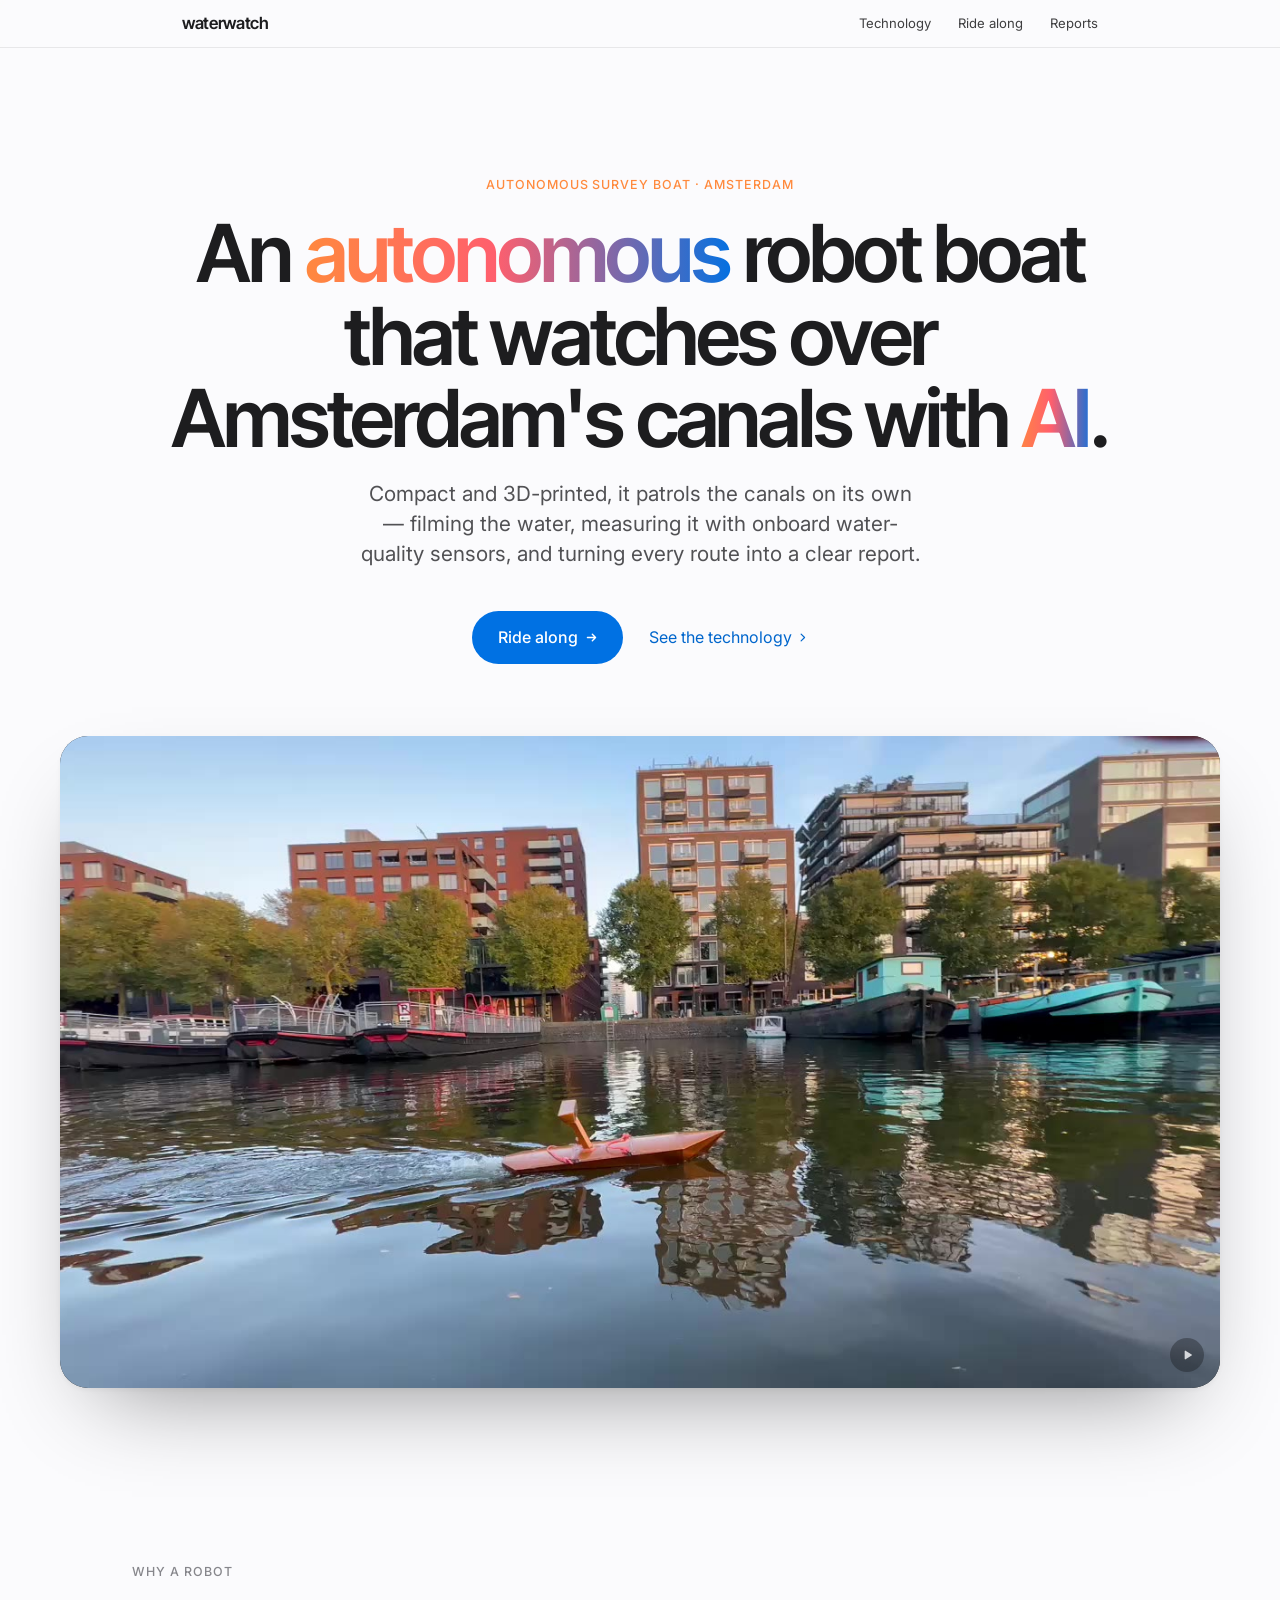
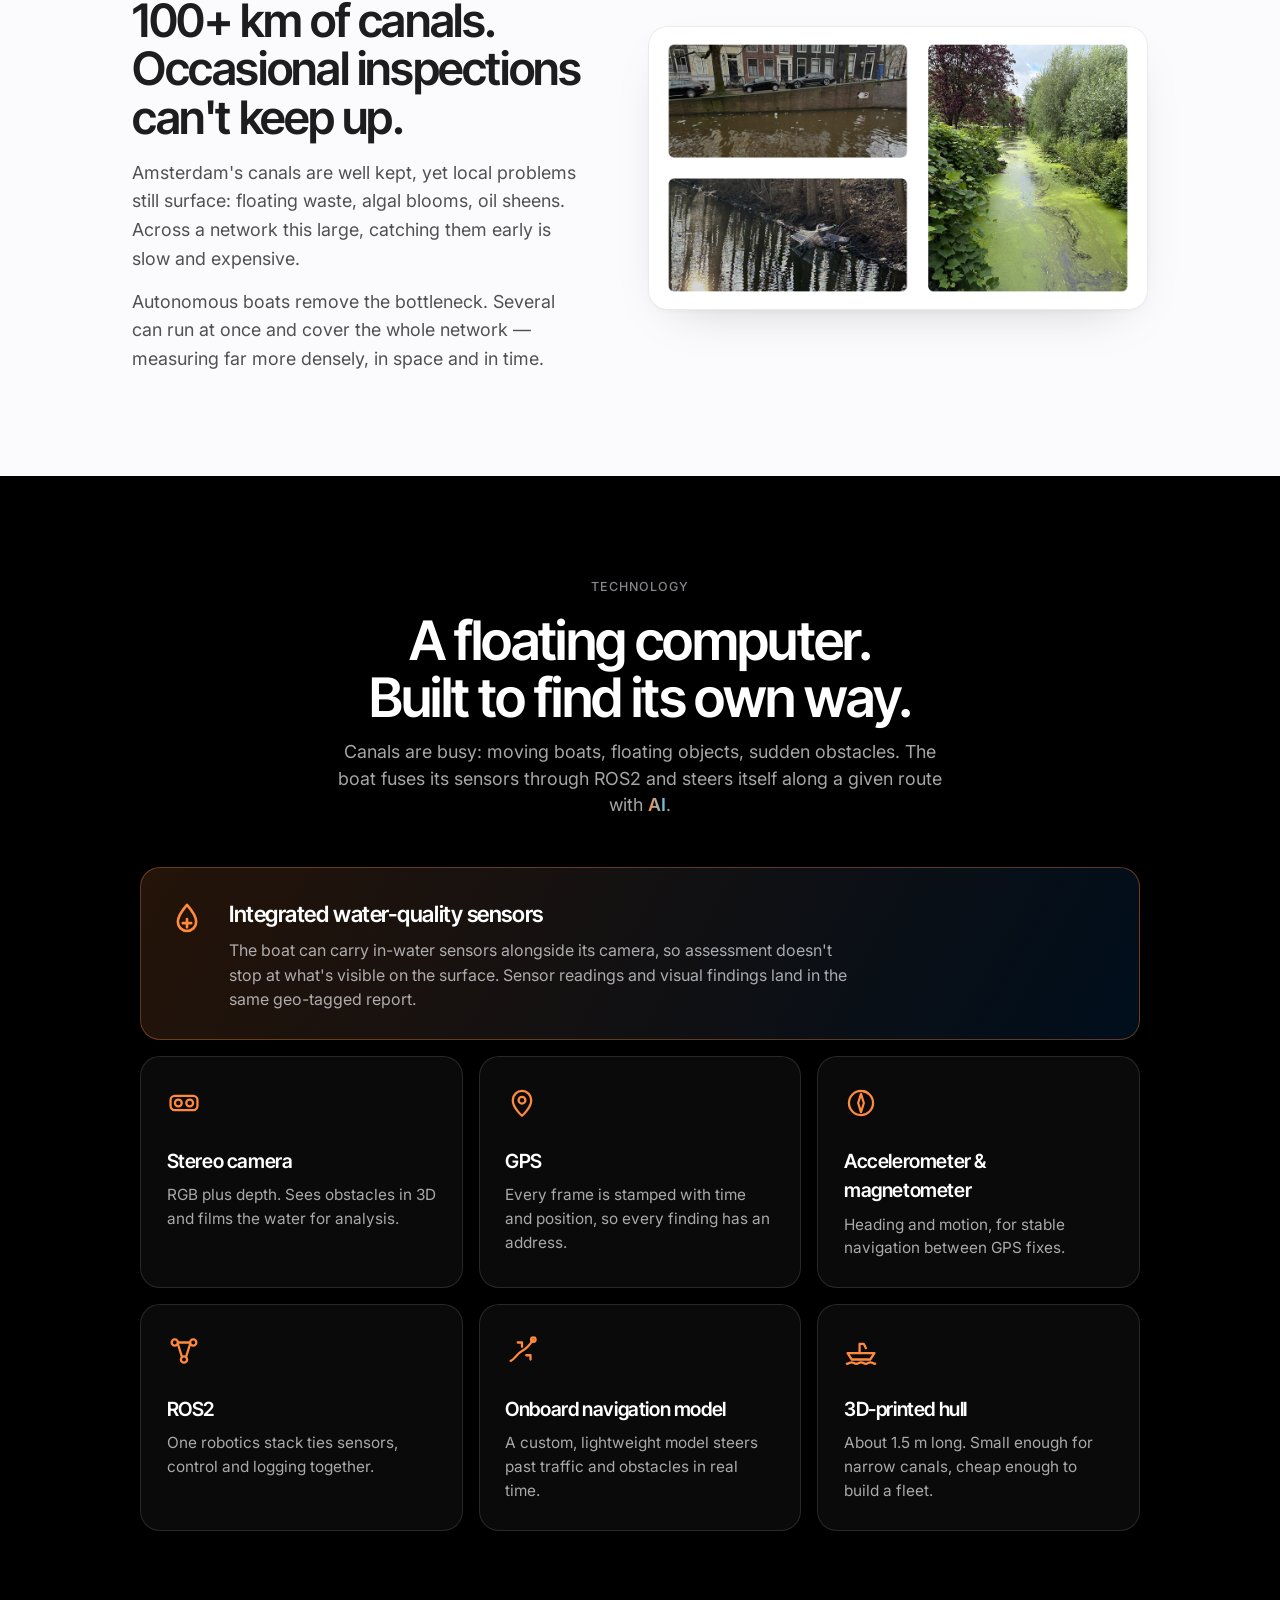
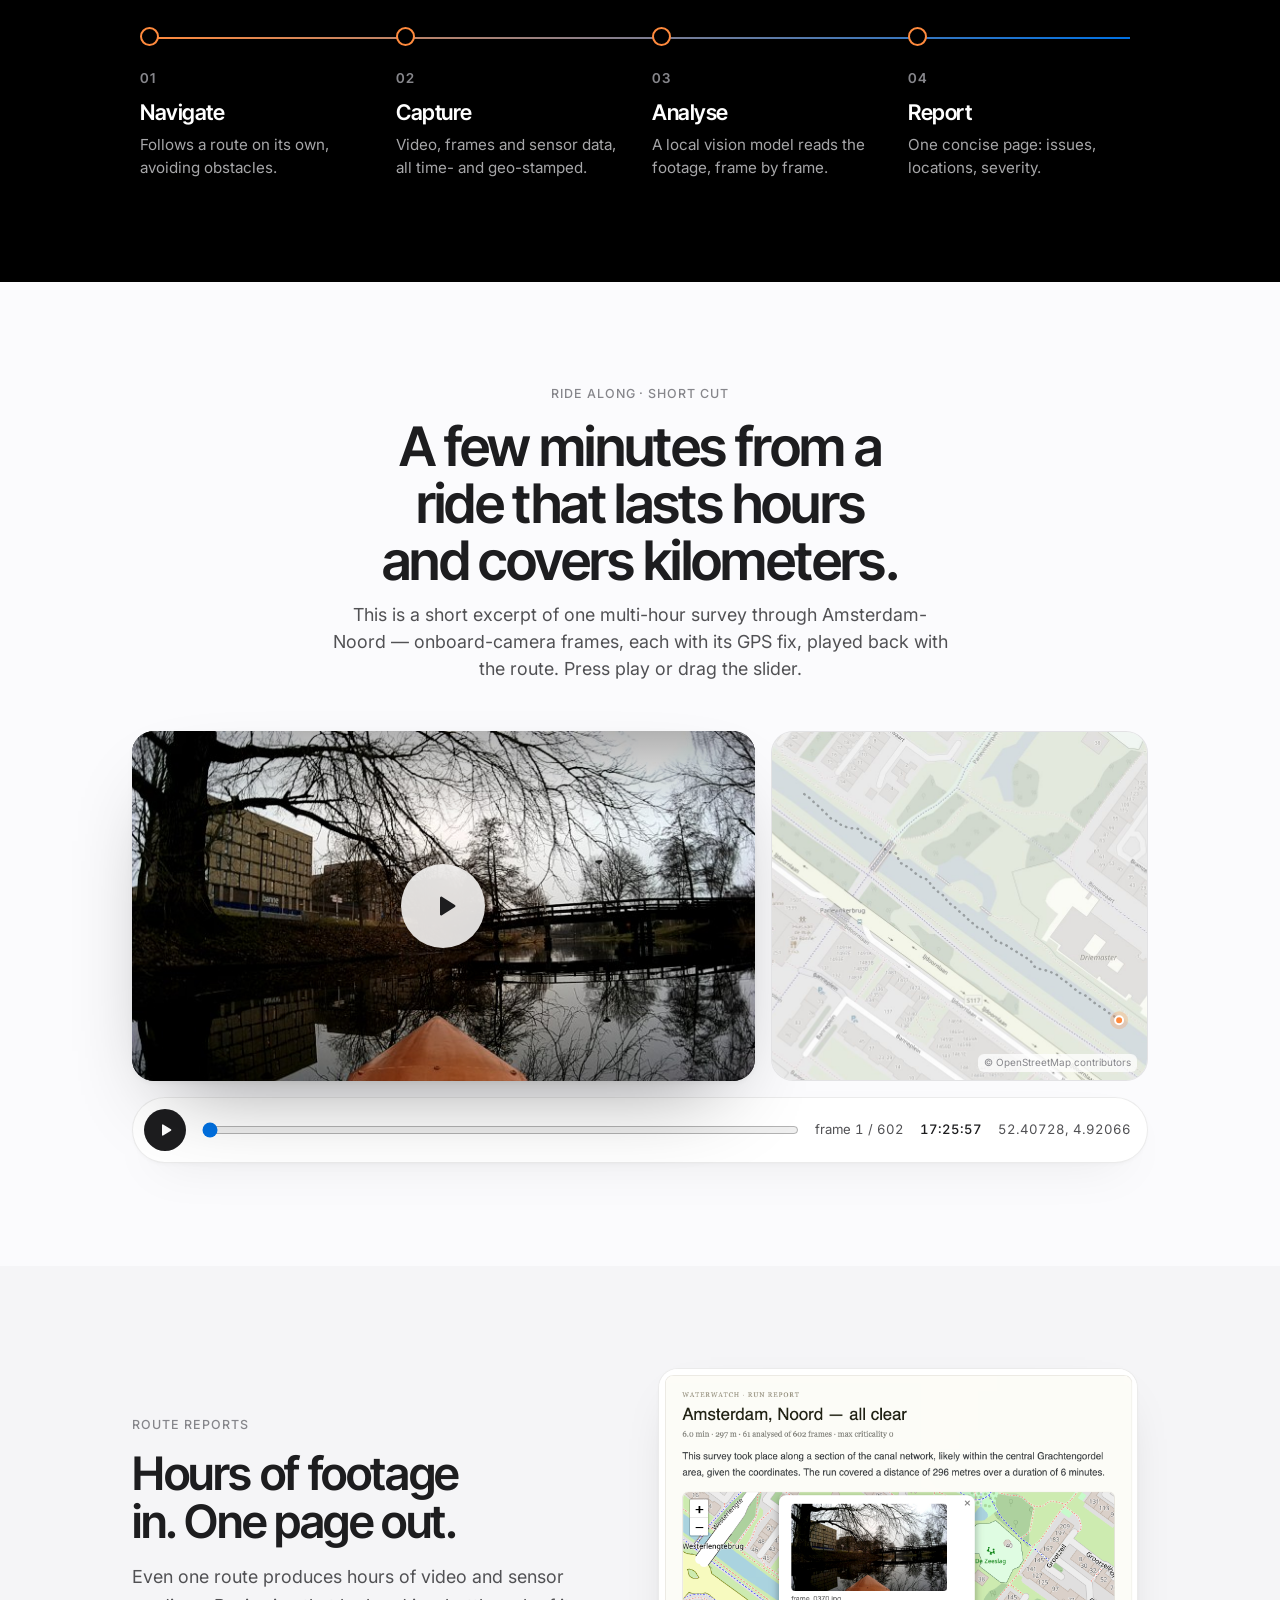
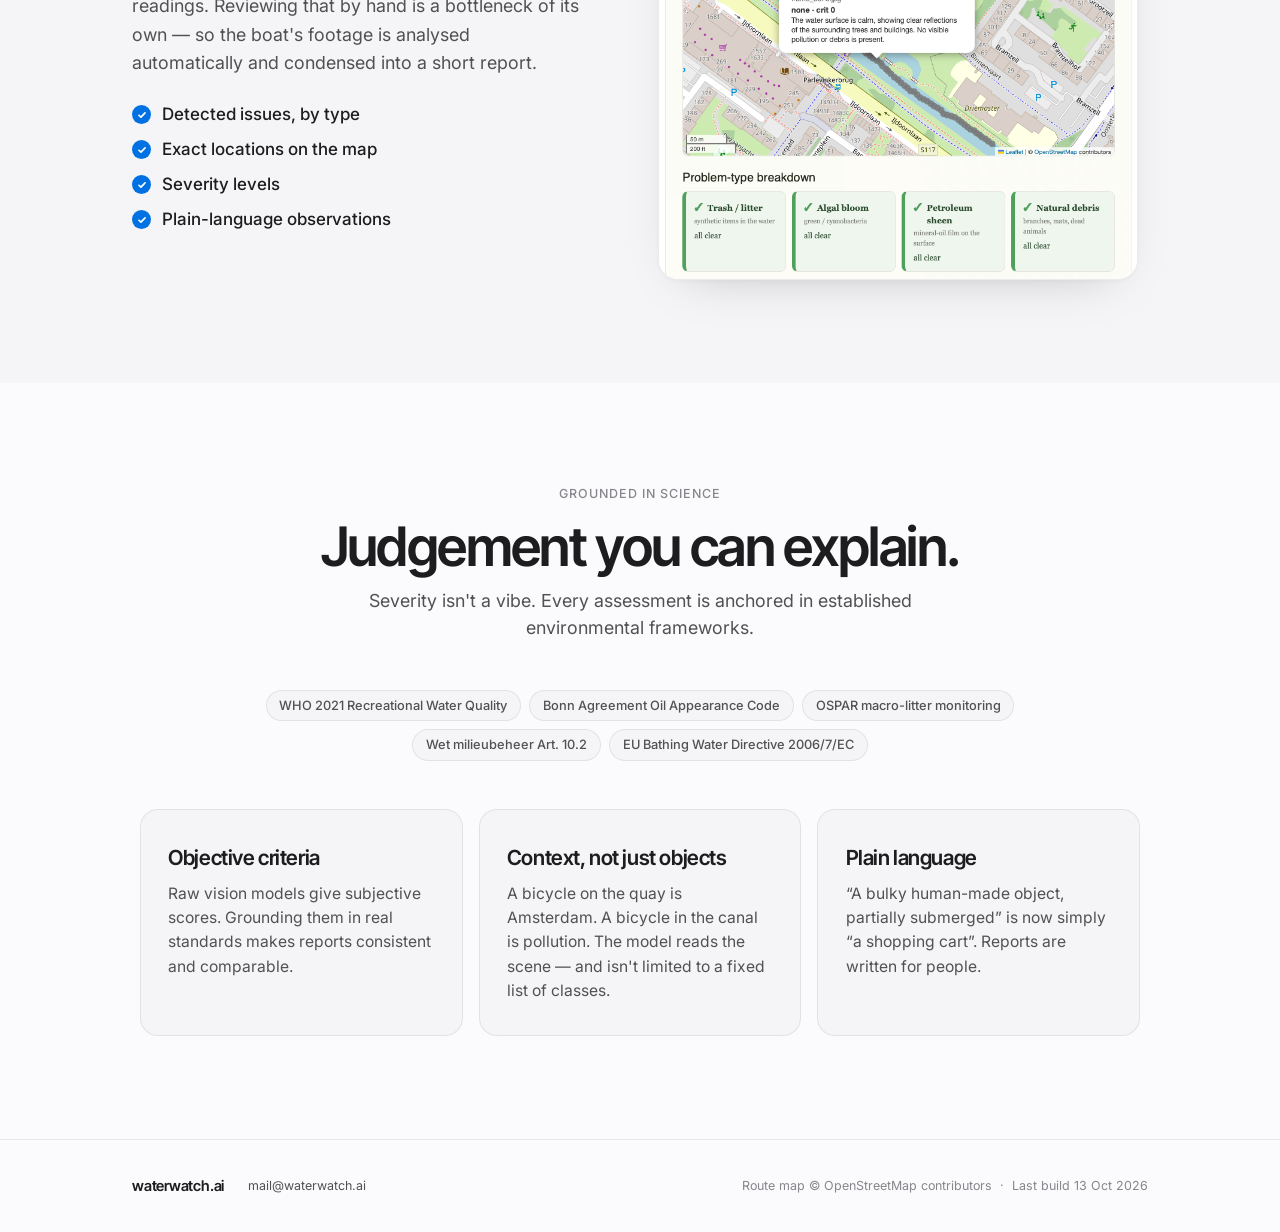
<file: index.html>
<!doctype html>
<html lang="en">
<head>
  <meta charset="utf-8">
  <title>WaterWatch.ai — an autonomous boat for Amsterdam's canals</title>
  <meta name="viewport" content="width=device-width, initial-scale=1">
  <meta name="description" content="A compact, 3D-printed autonomous boat that patrols Amsterdam's canals and turns every route into a clear water-quality report.">
  <meta name="theme-color" content="#fbfbfd">
  <link rel="preconnect" href="https://fonts.googleapis.com">
  <link rel="preconnect" href="https://fonts.gstatic.com" crossorigin>
  <link href="https://fonts.googleapis.com/css2?family=Inter+Tight:wght@500;600;700&family=Inter:wght@400;500;600&display=swap" rel="stylesheet">
  <link rel="stylesheet" href="style.css">

  <svg width="0" height="0" style="position:absolute" aria-hidden="true">
    <defs>
      <symbol id="i-arrow" viewBox="0 0 16 16">
        <path d="M3 8h10M9 4l4 4-4 4" stroke="currentColor" stroke-width="1.7" fill="none" stroke-linecap="round" stroke-linejoin="round"/>
      </symbol>
      <symbol id="i-chev" viewBox="0 0 16 16">
        <path d="M6 3l5 5-5 5" stroke="currentColor" stroke-width="1.7" fill="none" stroke-linecap="round" stroke-linejoin="round"/>
      </symbol>
      <symbol id="i-play" viewBox="0 0 24 24">
        <path d="M8 5.5v13a1 1 0 0 0 1.52.85l10.4-6.5a1 1 0 0 0 0-1.7L9.52 4.65A1 1 0 0 0 8 5.5z" fill="currentColor"/>
      </symbol>
      <symbol id="i-pause" viewBox="0 0 24 24">
        <rect x="6.5" y="5" width="4" height="14" rx="1.2" fill="currentColor"/>
        <rect x="13.5" y="5" width="4" height="14" rx="1.2" fill="currentColor"/>
      </symbol>
      <!-- Tech icons: 24×24, 1.6 stroke -->
      <symbol id="t-camera" viewBox="0 0 24 24"><g fill="none" stroke="currentColor" stroke-width="1.6" stroke-linecap="round" stroke-linejoin="round"><rect x="2.5" y="7" width="19" height="10" rx="3"/><circle cx="8" cy="12" r="2.4"/><circle cx="16" cy="12" r="2.4"/></g></symbol>
      <symbol id="t-gps" viewBox="0 0 24 24"><g fill="none" stroke="currentColor" stroke-width="1.6" stroke-linecap="round" stroke-linejoin="round"><path d="M12 21s-6.5-5.6-6.5-11a6.5 6.5 0 0 1 13 0c0 5.4-6.5 11-6.5 11z"/><circle cx="12" cy="10" r="2.4"/></g></symbol>
      <symbol id="t-imu" viewBox="0 0 24 24"><g fill="none" stroke="currentColor" stroke-width="1.6" stroke-linecap="round" stroke-linejoin="round"><circle cx="12" cy="12" r="8.5"/><path d="M12 5.5l2 6.5-2 6.5-2-6.5z"/></g></symbol>
      <symbol id="t-ros" viewBox="0 0 24 24"><g fill="none" stroke="currentColor" stroke-width="1.6" stroke-linecap="round" stroke-linejoin="round"><circle cx="5.5" cy="6" r="2.2"/><circle cx="18.5" cy="6" r="2.2"/><circle cx="12" cy="18" r="2.2"/><path d="M7.6 6.8l2.9 9.2M16.4 6.8l-2.9 9.2M7.7 6h8.6"/></g></symbol>
      <symbol id="t-nav" viewBox="0 0 24 24"><g fill="none" stroke="currentColor" stroke-width="1.6" stroke-linecap="round" stroke-linejoin="round"><path d="M4 19c3-1 4-5 8-7s6-5 8-8"/><circle cx="20" cy="4" r="1.6"/><path d="M9 6h3v3M15 15h3v3"/></g></symbol>
      <symbol id="t-hull" viewBox="0 0 24 24"><g fill="none" stroke="currentColor" stroke-width="1.6" stroke-linecap="round" stroke-linejoin="round"><path d="M2.5 13.5h19l-3 4.5h-13z"/><path d="M11 13.5V7h3l1.5 3"/><path d="M2 21c1.7 0 1.7-1 3.3-1s1.7 1 3.4 1 1.6-1 3.3-1 1.7 1 3.3 1 1.7-1 3.4-1 1.6 1 3.3 1"/></g></symbol>
      <symbol id="t-probe" viewBox="0 0 24 24"><g fill="none" stroke="currentColor" stroke-width="1.6" stroke-linecap="round" stroke-linejoin="round"><path d="M12 3.5s-5.5 6.2-5.5 10.2a5.5 5.5 0 0 0 11 0C17.5 9.7 12 3.5 12 3.5z"/><path d="M9.5 14.5h5M12 12v5"/></g></symbol>
    </defs>
  </svg>
</head>
<body>
  <header class="topbar" id="top">
    <div class="topbar-row">
      <a class="brand" href="#top">waterwatch</a>
      <nav class="nav">
        <a href="#tech">Technology</a>
        <a href="#ride">Ride along</a>
        <a href="#report">Reports</a>
      </nav>
    </div>
  </header>

  <main>
    <!-- HERO — statement, then the boat itself at scale -->
    <section class="hero" aria-label="Intro">
      <div class="hero-content">
        <p class="eyebrow">AUTONOMOUS SURVEY BOAT · AMSTERDAM</p>
        <h1 class="hero-title">An <span class="hl">autonomous</span> robot boat that watches over Amsterdam's canals with <span class="hl">AI</span>.</h1>
        <p class="hero-sub">Compact and 3D-printed, it patrols the canals on its own — filming the water, measuring it with onboard water-quality sensors, and turning every route into a clear report.</p>
        <div class="hero-cta-stack">
          <a class="btn btn-primary btn-lg" href="#ride">
            <span>Ride along</span>
            <svg viewBox="0 0 16 16" width="13" height="13" aria-hidden="true"><use href="#i-arrow"/></svg>
          </a>
          <a class="hero-link" href="#tech">
            <span>See the technology</span>
            <svg viewBox="0 0 16 16" width="11" height="11" aria-hidden="true"><use href="#i-chev"/></svg>
          </a>
        </div>
      </div>

      <figure class="hero-stage">
        <div class="hero-photo">
          <video id="hero-video" autoplay muted loop playsinline preload="auto"
                 poster="img/hero-boat-poster.jpg" aria-label="The orange WaterWatch autonomous boat cruising along an Amsterdam canal">
            <source src="img/hero-boat.mp4" type="video/mp4">
          </video>
          <button type="button" class="hero-pause" id="hero-pause" aria-label="Pause video">
            <svg viewBox="0 0 24 24" width="14" height="14"><use href="#i-pause"/></svg>
          </button>
        </div>
      </figure>
    </section>

    <!-- WHY A ROBOT -->
    <section class="challenge" id="why">
      <div class="container">
        <div class="split">
          <div class="split-text">
            <p class="eyebrow">WHY A ROBOT</p>
            <h2 class="section-title">100+ km of canals. Occasional inspections can't keep up.</h2>
            <p class="body-lg">Amsterdam's canals are well kept, yet local problems still surface: floating waste, algal blooms, oil sheens. Across a network this large, catching them early is slow and expensive.</p>
            <p class="body-lg">Autonomous boats remove the bottleneck. Several can run at once and cover the whole network — measuring far more densely, in space and in time.</p>
          </div>
          <figure class="split-media media-card">
            <img src="img/canal-issues.jpg" alt="Floating litter, a shopping cart in the water and a canal covered in duckweed" width="1184" height="672" loading="lazy">
          </figure>
        </div>
      </div>
    </section>

    <!-- TECHNOLOGY (dark spotlight) -->
    <section class="tech dark-section" id="tech">
      <div class="container">
        <header class="section-head section-head-center">
          <p class="eyebrow eyebrow-on-dark">TECHNOLOGY</p>
          <h2 class="section-title">A floating computer. Built to find its own way.</h2>
          <p class="section-sub section-sub-dark">Canals are busy: moving boats, floating objects, sudden obstacles. The boat fuses its sensors through ROS2 and steers itself along a given route with <span class="hl">AI</span>.</p>
        </header>

        <div class="tech-grid">
          <article class="tech-card tech-card-wide">
            <svg class="tech-icon" viewBox="0 0 24 24" aria-hidden="true"><use href="#t-probe"/></svg>
            <div>
              <h3>Integrated water-quality sensors</h3>
              <p>The boat can carry in-water sensors alongside its camera, so assessment doesn't stop at what's visible on the surface. Sensor readings and visual findings land in the same geo-tagged report.</p>
            </div>
          </article>
          <article class="tech-card">
            <svg class="tech-icon" viewBox="0 0 24 24" aria-hidden="true"><use href="#t-camera"/></svg>
            <h3>Stereo camera</h3>
            <p>RGB plus depth. Sees obstacles in 3D and films the water for analysis.</p>
          </article>
          <article class="tech-card">
            <svg class="tech-icon" viewBox="0 0 24 24" aria-hidden="true"><use href="#t-gps"/></svg>
            <h3>GPS</h3>
            <p>Every frame is stamped with time and position, so every finding has an address.</p>
          </article>
          <article class="tech-card">
            <svg class="tech-icon" viewBox="0 0 24 24" aria-hidden="true"><use href="#t-imu"/></svg>
            <h3>Accelerometer &amp; magnetometer</h3>
            <p>Heading and motion, for stable navigation between GPS fixes.</p>
          </article>
          <article class="tech-card">
            <svg class="tech-icon" viewBox="0 0 24 24" aria-hidden="true"><use href="#t-ros"/></svg>
            <h3>ROS2</h3>
            <p>One robotics stack ties sensors, control and logging together.</p>
          </article>
          <article class="tech-card">
            <svg class="tech-icon" viewBox="0 0 24 24" aria-hidden="true"><use href="#t-nav"/></svg>
            <h3>Onboard navigation model</h3>
            <p>A custom, lightweight model steers past traffic and obstacles in real time.</p>
          </article>
          <article class="tech-card">
            <svg class="tech-icon" viewBox="0 0 24 24" aria-hidden="true"><use href="#t-hull"/></svg>
            <h3>3D-printed hull</h3>
            <p>About 1.5 m long. Small enough for narrow canals, cheap enough to build a fleet.</p>
          </article>
        </div>

        <!-- Pipeline: route → report -->
        <ol class="pipeline" aria-label="From route to report">
          <li><span class="pipe-num">01</span><h3>Navigate</h3><p>Follows a route on its own, avoiding obstacles.</p></li>
          <li><span class="pipe-num">02</span><h3>Capture</h3><p>Video, frames and sensor data, all time- and geo-stamped.</p></li>
          <li><span class="pipe-num">03</span><h3>Analyse</h3><p>A local vision model reads the footage, frame by frame.</p></li>
          <li><span class="pipe-num">04</span><h3>Report</h3><p>One concise page: issues, locations, severity.</p></li>
        </ol>
      </div>
    </section>

    <!-- RIDE ALONG — real frames from one survey run + synced GPS trace -->
    <section class="ride-section" id="ride">
      <div class="container">
        <header class="section-head section-head-center">
          <p class="eyebrow">RIDE ALONG · SHORT CUT</p>
          <h2 class="section-title">A few minutes from a ride that lasts hours and covers kilometers.</h2>
          <p class="section-sub">This is a short excerpt of one multi-hour survey through Amsterdam-Noord — onboard-camera frames, each with its GPS fix, played back with the route. Press play or drag the slider.</p>
        </header>

        <div class="ride" id="ride-player">
          <div class="ride-grid">
            <figure class="ride-player">
              <video id="ride-video" muted playsinline preload="metadata" poster="run/poster.jpg">
                <source src="run/boat-run.mp4" type="video/mp4">
              </video>
              <button type="button" class="ride-bigplay" id="ride-bigplay" aria-label="Play">
                <svg viewBox="0 0 24 24" width="30" height="30"><use href="#i-play"/></svg>
              </button>
            </figure>

            <figure class="ride-map">
              <svg id="ride-route" viewBox="0 0 900 700" preserveAspectRatio="xMidYMid slice" role="img" aria-label="Map of the survey route with the boat's current position">
                <image href="run/route-map.jpg" x="0" y="0" width="900" height="700"/>
                <path class="route-full" d=""/>
                <path class="route-done" d=""/>
                <circle class="route-dot-halo" r="18" cx="-50" cy="-50"/>
                <circle class="route-dot" r="8" cx="-50" cy="-50"/>
              </svg>
              <figcaption>© OpenStreetMap contributors</figcaption>
            </figure>
          </div>

          <div class="ride-controls">
            <button type="button" class="ride-btn" id="ride-toggle" aria-label="Play">
              <svg viewBox="0 0 24 24" width="18" height="18"><use href="#i-play"/></svg>
            </button>
            <input type="range" id="ride-range" min="0" max="601" value="0" step="1" aria-label="Frame">
            <span class="ride-readout">
              <span id="ride-frame">frame 1 / 602</span>
              <span id="ride-time">17:25:57</span>
              <span id="ride-coords">52.40728, 4.92066</span>
            </span>
          </div>

        </div>
      </div>
    </section>

    <!-- REPORT -->
    <section class="report-section" id="report">
      <div class="container">
        <div class="split">
          <div class="split-text">
            <p class="eyebrow">ROUTE REPORTS</p>
            <h2 class="section-title">Hours of footage in. One page out.</h2>
            <p class="body-lg">Even one route produces hours of video and sensor readings. Reviewing that by hand is a bottleneck of its own — so the boat's footage is analysed automatically and condensed into a short report.</p>
            <ul class="check-list">
              <li>Detected issues, by type</li>
              <li>Exact locations on the map</li>
              <li>Severity levels</li>
              <li>Plain-language observations</li>
            </ul>
          </div>
          <figure class="split-media media-card media-tall">
            <img src="img/run-report.png" alt="An automatically generated route report: route map with a frame preview and a problem-type breakdown" width="798" height="852" loading="lazy">
          </figure>
        </div>
      </div>
    </section>

    <!-- GROUNDED IN SCIENCE -->
    <section class="lessons" id="lessons">
      <div class="container">
        <header class="section-head section-head-center">
          <p class="eyebrow">GROUNDED IN SCIENCE</p>
          <h2 class="section-title">Judgement you can explain.</h2>
          <p class="section-sub">Severity isn't a vibe. Every assessment is anchored in established environmental frameworks.</p>
        </header>
        <ul class="pill-list pill-list-center standards">
          <li>WHO 2021 Recreational Water Quality</li>
          <li>Bonn Agreement Oil Appearance Code</li>
          <li>OSPAR macro-litter monitoring</li>
          <li>Wet milieubeheer Art. 10.2</li>
          <li>EU Bathing Water Directive 2006/7/EC</li>
        </ul>
        <div class="card-grid">
          <article class="info-card">
            <h3>Objective criteria</h3>
            <p>Raw vision models give subjective scores. Grounding them in real standards makes reports consistent and comparable.</p>
          </article>
          <article class="info-card">
            <h3>Context, not just objects</h3>
            <p>A bicycle on the quay is Amsterdam. A bicycle in the canal is pollution. The model reads the scene — and isn't limited to a fixed list of classes.</p>
          </article>
          <article class="info-card">
            <h3>Plain language</h3>
            <p>“A bulky human-made object, partially submerged” is now simply “a shopping cart”. Reports are written for people.</p>
          </article>
        </div>
      </div>
    </section>

    <footer class="site-footer">
      <div class="container">
        <div class="footer-row">
          <span class="footer-brand">waterwatch.ai</span>
          <a class="footer-contact" href="mailto:mail@waterwatch.ai">mail@waterwatch.ai</a>
          <span class="footer-meta">Route map © OpenStreetMap contributors<span id="footer-updated"></span></span>
        </div>
      </div>
    </footer>
  </main>

  <script src="site.js"></script>
</body>
</html>
</file>
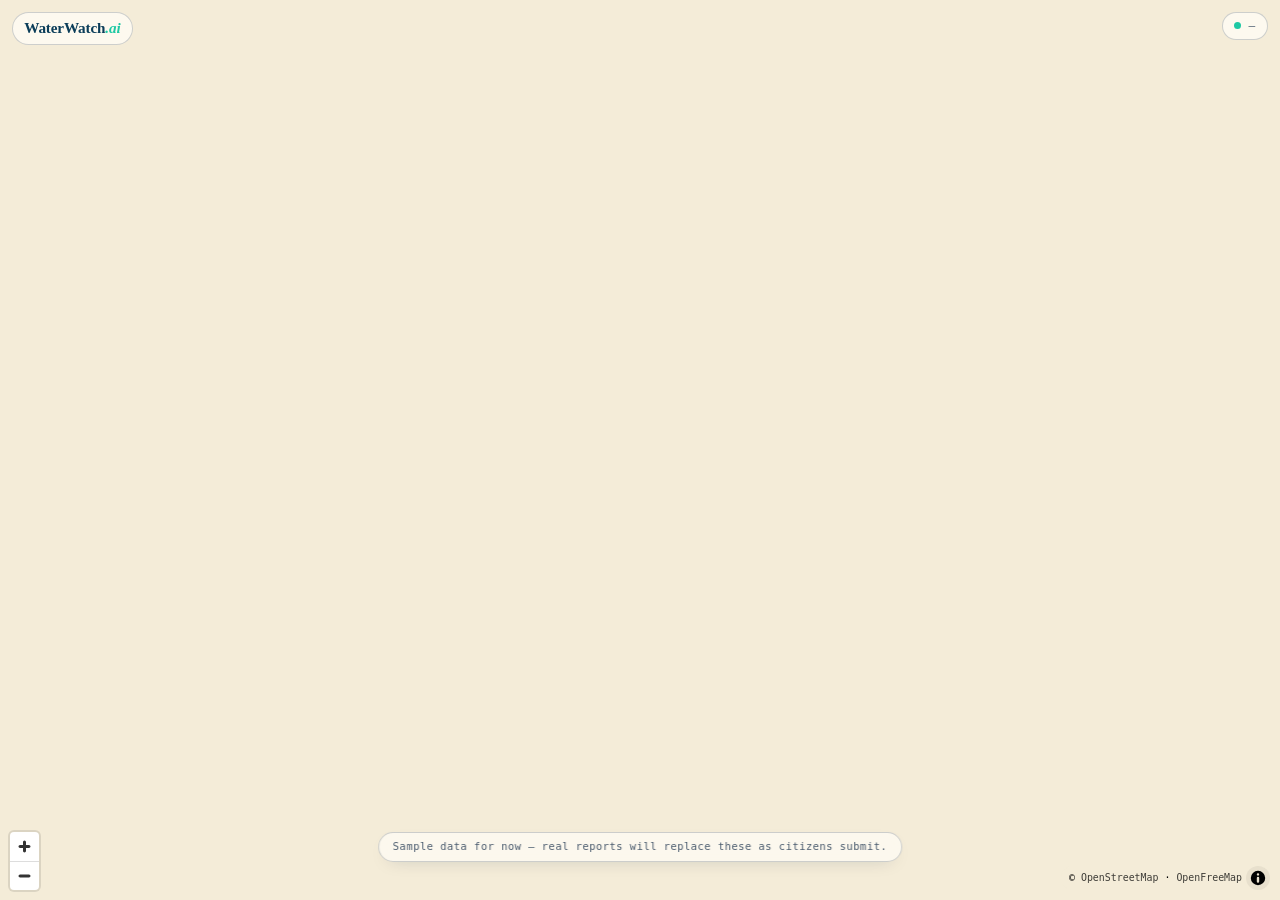
<file: m/index.html>
<!doctype html>
<html lang="en">
<head>
  <meta charset="utf-8">
  <title>WaterWatch · Map</title>
  <meta name="viewport" content="width=device-width, initial-scale=1, viewport-fit=cover, user-scalable=no">
  <meta name="theme-color" content="#0b3d59">
  <link rel="stylesheet" href="/vendor/maplibre-gl.css">
  <style>
    :root {
      --paper:      #f4ecd8;
      --paper-card: #fdfaf1;
      --ink:        #0a2540;
      --ink-soft:   #4a5b6e;
      --canal:      #0b3d59;
      --mint:       #1ec8a3;
      --rule:       rgba(10, 37, 64, 0.20);
    }
    *, *::before, *::after { box-sizing: border-box; margin: 0; padding: 0; }
    html, body {
      height: 100%; width: 100%; overflow: hidden;
      background: var(--paper);
      font-family: ui-sans-serif, system-ui, -apple-system, "Segoe UI", Roboto, sans-serif;
      color: var(--ink);
    }
    #map { position: fixed; inset: 0; z-index: 0; }

    /* Floating brand pill */
    .brand-tag {
      position: fixed;
      top: max(12px, env(safe-area-inset-top, 12px));
      left: 12px;
      z-index: 100;
      padding: 0.4rem 0.7rem;
      background: rgba(253, 250, 241, 0.94);
      backdrop-filter: blur(10px);
      -webkit-backdrop-filter: blur(10px);
      border: 1px solid var(--rule);
      border-radius: 999px;
      font-family: "Times New Roman", Georgia, serif;
      font-weight: 700;
      font-size: 0.95rem;
      letter-spacing: -0.01em;
      color: var(--canal);
      pointer-events: none;
      user-select: none;
    }
    .brand-tag span { color: var(--mint); font-style: italic; }

    /* Bottom-centered "sample data" note */
    .map-notice {
      position: fixed;
      bottom: max(2.4rem, env(safe-area-inset-bottom, 2.4rem));
      left: 50%;
      transform: translateX(-50%);
      z-index: 100;
      padding: 0.4rem 0.85rem;
      background: rgba(253, 250, 241, 0.88);
      backdrop-filter: blur(10px);
      -webkit-backdrop-filter: blur(10px);
      border: 1px solid var(--rule);
      border-radius: 999px;
      font-family: ui-monospace, "SF Mono", Menlo, monospace;
      font-size: 0.66rem;
      letter-spacing: 0.04em;
      color: var(--ink-soft);
      text-align: center;
      max-width: calc(100vw - 1.6rem);
      pointer-events: none;
      box-shadow: 0 6px 18px -10px rgba(10, 37, 64, 0.25);
      line-height: 1.4;
    }

    /* Floating count pill */
    .count-tag {
      position: fixed;
      top: max(12px, env(safe-area-inset-top, 12px));
      right: 12px;
      z-index: 100;
      padding: 0.4rem 0.7rem;
      background: rgba(253, 250, 241, 0.94);
      backdrop-filter: blur(10px);
      -webkit-backdrop-filter: blur(10px);
      border: 1px solid var(--rule);
      border-radius: 999px;
      font-family: ui-monospace, "SF Mono", Menlo, monospace;
      font-size: 0.7rem;
      letter-spacing: 0.06em;
      color: var(--ink-soft);
      pointer-events: none;
    }
    .count-tag .dot {
      display: inline-block;
      width: 7px; height: 7px;
      background: var(--mint);
      border-radius: 50%;
      margin-right: 0.45rem;
      vertical-align: 0.04em;
      animation: pulse 2s infinite;
    }
    @keyframes pulse { 0%, 100% { opacity: 1; } 50% { opacity: 0.55; } }

    /* Popup styling — match the main site's editorial card */
    .maplibregl-popup-content {
      border-radius: 8px !important;
      background: var(--paper-card) !important;
      color: var(--ink) !important;
      border: 1px solid var(--rule) !important;
      box-shadow: 0 14px 30px -12px rgba(10, 37, 64, 0.35) !important;
      padding: 11px 13px !important;
      font-size: 0.9rem !important;
      line-height: 1.5;
    }
    .maplibregl-popup-anchor-bottom .maplibregl-popup-tip,
    .maplibregl-popup-anchor-bottom-left .maplibregl-popup-tip,
    .maplibregl-popup-anchor-bottom-right .maplibregl-popup-tip {
      border-top-color: var(--paper-card) !important;
    }
    .maplibregl-popup-anchor-top .maplibregl-popup-tip,
    .maplibregl-popup-anchor-top-left .maplibregl-popup-tip,
    .maplibregl-popup-anchor-top-right .maplibregl-popup-tip {
      border-bottom-color: var(--paper-card) !important;
    }
    .maplibregl-popup-content strong {
      font-family: "Times New Roman", Georgia, serif;
      font-size: 1.04rem;
      font-weight: 700;
      display: block;
      margin-bottom: 0.15rem;
      color: var(--canal);
      letter-spacing: -0.01em;
    }
    .maplibregl-popup-content em {
      color: #169a7d;
      font-style: italic;
    }
    .maplibregl-popup-content p {
      margin-top: 6px;
      color: var(--ink-soft);
      border-top: 1px solid var(--rule);
      padding-top: 6px;
    }
    .maplibregl-ctrl-attrib {
      background: rgba(244, 236, 216, 0.78) !important;
      font-family: ui-monospace, "SF Mono", monospace !important;
      font-size: 0.62rem !important;
    }
    .maplibregl-ctrl-bottom-right { z-index: 50 !important; }
  </style>
</head>
<body>
  <div id="map" aria-label="Live map of approved water-quality reports"></div>
  <div class="brand-tag">WaterWatch<span>.ai</span></div>
  <div class="count-tag"><span class="dot"></span><span id="count">—</span></div>
  <div class="map-notice"><span id="notice">Sample data for now — real reports will replace these as citizens submit.</span></div>

  <script src="https://telegram.org/js/telegram-web-app.js"></script>
  <script src="/vendor/maplibre-gl.js"></script>
  <script src="main.js"></script>
</body>
</html>
</file>
<file: style.css>
/* ============================================================
 * WaterWatch.ai — Apple-style landing for the autonomous boat
 * Branch: design/apple
 *
 * Centered display type at scale, a single accent (Apple blue),
 * frosted-glass topbar, sections alternating white / light-gray /
 * true-black, pill buttons, generous whitespace.
 * ============================================================ */

:root {
  --bg:           #fbfbfd;
  --bg-gray:      #f5f5f7;
  --bg-dark:      #000000;
  --surface-card: #ffffff;

  --text:         #1d1d1f;
  --text-soft:    #515154;
  --text-dim:     #86868b;
  --text-on-dark: #f5f5f7;
  --text-dim-on-dark: #86868b;

  --blue:         #0071e3;
  --blue-deep:    #0058b8;
  --blue-link:    #06c;
  --boat:         #ff8a3d;      /* the hull's orange, used sparingly */
  --ok:           #34c759;

  --rule:         rgba(0, 0, 0, 0.08);
  --rule-strong:  rgba(0, 0, 0, 0.16);
  --rule-on-dark: rgba(255, 255, 255, 0.12);

  --display: "Inter Tight", -apple-system, BlinkMacSystemFont, "SF Pro Display", "Helvetica Neue", Helvetica, Arial, sans-serif;
  --sans:    "Inter", -apple-system, BlinkMacSystemFont, "SF Pro Text", "Helvetica Neue", Helvetica, Arial, sans-serif;

  --container-max: 1080px;
  --container-narrow: 820px;
  --gutter: clamp(1rem, 3vw, 2rem);

  --ease: cubic-bezier(.2, .7, .2, 1);
  --shadow-card: 0 18px 50px -28px rgba(0, 0, 0, 0.25),
                 0 2px 6px -2px rgba(0, 0, 0, 0.06);
  --shadow-hero: 0 40px 90px -40px rgba(0, 0, 0, 0.45),
                 0 2px 8px -2px rgba(0, 0, 0, 0.08);
}

*, *::before, *::after { box-sizing: border-box; margin: 0; padding: 0; }
html { scroll-behavior: smooth; scroll-padding-top: 56px; }
body {
  font-family: var(--sans);
  font-size: 17px;
  line-height: 1.5;
  color: var(--text);
  background: var(--bg);
  -webkit-font-smoothing: antialiased;
  text-rendering: optimizeLegibility;
  overflow-x: hidden;
}
img { max-width: 100%; display: block; }
a   { color: inherit; }
ul, ol { list-style: none; }

.container {
  max-width: var(--container-max);
  margin: 0 auto;
  padding: 0 var(--gutter);
  position: relative;
}
.container-narrow { max-width: var(--container-narrow); }

/* ============================================================
 * Topbar — frosted glass
 * ============================================================ */
.topbar {
  position: sticky;
  top: 0;
  z-index: 600;
  height: 48px;
  background: rgba(251, 251, 253, 0.72);
  backdrop-filter: saturate(180%) blur(20px);
  -webkit-backdrop-filter: saturate(180%) blur(20px);
  border-bottom: 1px solid var(--rule);
}
.topbar-row {
  max-width: 980px;
  margin: 0 auto;
  height: 100%;
  padding: 0 var(--gutter);
  display: flex;
  align-items: center;
  gap: 1.4rem;
}
.brand {
  font-family: var(--display);
  font-weight: 600;
  font-size: 1.05rem;
  letter-spacing: -0.02em;
  text-decoration: none;
}
.nav {
  display: flex;
  gap: 1.7rem;
  font-size: 0.82rem;
  margin-left: auto;
}
.nav a { text-decoration: none; opacity: 0.85; transition: opacity 160ms; }
.nav a:hover { opacity: 1; }
@media (max-width: 520px) { .nav { gap: 1rem; font-size: 0.78rem; } }

/* ============================================================
 * Buttons & links
 * ============================================================ */
.btn {
  display: inline-flex;
  align-items: center;
  gap: 0.4rem;
  padding: 0.7rem 1.2rem;
  border-radius: 980px;
  font-family: var(--sans);
  font-weight: 500;
  font-size: 0.94rem;
  text-decoration: none;
  border: 1px solid transparent;
  cursor: pointer;
  white-space: nowrap;
  transition: background 160ms, transform 160ms;
}
.btn:hover { transform: translateY(-0.5px); }
.btn svg { transition: transform 160ms; }
.btn:hover svg { transform: translateX(2px); }
.btn-primary { background: var(--blue); color: #fff; }
.btn-primary:hover { background: var(--blue-deep); }
.btn-lg { padding: 0.85rem 1.55rem; font-size: 1rem; }

.hero-link {
  display: inline-flex;
  align-items: center;
  gap: 0.3rem;
  color: var(--blue-link);
  font-size: 1rem;
  text-decoration: none;
  transition: color 160ms;
}
.hero-link:hover { color: var(--blue); }
.hero-link svg { transition: transform 160ms; }
.hero-link:hover svg { transform: translateX(2px); }

/* ============================================================
 * Type
 * ============================================================ */
.eyebrow {
  font-size: 0.78rem;
  font-weight: 500;
  letter-spacing: 0.08em;
  text-transform: uppercase;
  color: var(--text-dim);
}
.eyebrow-on-dark { color: var(--text-dim-on-dark); }

.section-head { margin-bottom: 3rem; }
.section-head-center { text-align: center; }
.section-head-center .eyebrow { margin-bottom: 0.9rem; }

.section-title {
  font-family: var(--display);
  font-weight: 600;
  font-size: clamp(2.1rem, 4.4vw, 3.4rem);
  line-height: 1.05;
  letter-spacing: -0.03em;
  color: inherit;
  margin: 0 auto 0.8rem;
  max-width: 20ch;
  text-wrap: balance;
}
.section-sub {
  color: var(--text-soft);
  font-size: clamp(1rem, 1.4vw, 1.15rem);
  max-width: 56ch;
  margin: 0 auto;
  text-wrap: pretty;
}
.section-sub-dark { color: rgba(245, 245, 247, 0.68); }

.body-lg {
  font-size: clamp(1rem, 1.4vw, 1.15rem);
  line-height: 1.6;
  color: var(--text-soft);
}
.body-lg + .body-lg { margin-top: 0.9rem; }

section.challenge, section.tech, section.ride-section, section.report-section,
section.lessons {
  padding: clamp(4.5rem, 8vw, 8rem) 0;
}

/* ============================================================
 * Hero — centered statement + the boat at scale
 * ============================================================ */
.hero {
  background: var(--bg);
  padding: clamp(4.5rem, 10vw, 8rem) var(--gutter) clamp(3rem, 6vw, 4.5rem);
}
.hero-content { max-width: 1000px; margin: 0 auto; text-align: center; }
.hero-content > .eyebrow { margin-bottom: 1.1rem; color: var(--boat); }

.hero-title {
  font-family: var(--display);
  font-weight: 600;
  font-size: clamp(2.5rem, 6.6vw, 5rem);
  line-height: 1.03;
  letter-spacing: -0.04em;
  margin: 0 auto 1.2rem;
  max-width: 21ch;
  text-wrap: balance;
}
.hl {
  background: linear-gradient(90deg, var(--boat), #ff5f6d 45%, var(--blue));
  -webkit-background-clip: text;
  background-clip: text;
  color: transparent;
  /* background-clip:text is cut at the glyph box; with tight tracking the
     last letter overhangs it, so pad the box and pull the spacing back. */
  padding: 0 0.08em 0.06em;
  margin: 0 -0.08em;
  -webkit-box-decoration-break: clone;
  box-decoration-break: clone;
}
.dark-section .hl { background: linear-gradient(90deg, var(--boat), #5ac8fa); -webkit-background-clip: text; background-clip: text; font-weight: 600; }

.hero-sub {
  font-size: clamp(1.08rem, 1.7vw, 1.3rem);
  line-height: 1.45;
  color: var(--text-soft);
  margin: 0 auto;
  max-width: 44ch;
  text-wrap: balance;
}
.hero-cta-stack {
  display: flex;
  flex-wrap: wrap;
  justify-content: center;
  align-items: center;
  gap: 1rem 1.6rem;
  margin-top: clamp(1.8rem, 3.5vw, 2.6rem);
}

/* Entrance: hero text rises in, staggered */
.hero-content > * { animation: rise 900ms var(--ease) both; }
.hero-content > :nth-child(2) { animation-delay: 80ms; }
.hero-content > :nth-child(3) { animation-delay: 160ms; }
.hero-content > :nth-child(4) { animation-delay: 240ms; }
@keyframes rise {
  from { opacity: 0; transform: translateY(18px); }
  to   { opacity: 1; transform: none; }
}

.hero-stage {
  position: relative;
  max-width: 1160px;
  margin: clamp(2.5rem, 6vw, 4.5rem) auto 0;
  animation: rise 1100ms 300ms var(--ease) both;
}
.hero-photo {
  aspect-ratio: 16 / 9;
  border-radius: 28px;
  overflow: hidden;
  box-shadow: var(--shadow-hero);
  background: #1a1a1a;
}
.hero-photo { position: relative; }
.hero-photo video { width: 100%; height: 100%; object-fit: cover; display: block; }
.hero-pause {
  position: absolute;
  z-index: 2;
  right: 1rem;
  bottom: 1rem;
  width: 34px;
  height: 34px;
  border: 0;
  border-radius: 50%;
  display: grid;
  place-items: center;
  cursor: pointer;
  color: #fff;
  background: rgba(0, 0, 0, 0.38);
  backdrop-filter: blur(12px);
  -webkit-backdrop-filter: blur(12px);
  opacity: 0.75;
  transition: opacity 160ms;
}
.hero-pause:hover { opacity: 1; }
@media (max-width: 760px) { .hero-photo { border-radius: 18px; } }
/* ============================================================
 * Split layout — text beside media
 * ============================================================ */
.challenge { background: var(--bg); }
.split {
  display: grid;
  grid-template-columns: 1fr;
  gap: clamp(2rem, 5vw, 4.5rem);
  align-items: center;
}
@media (min-width: 880px) { .split { grid-template-columns: 0.95fr 1.05fr; } }
.split-text { max-width: 46ch; }
.split-text .eyebrow { margin-bottom: 0.9rem; }
.split-text .section-title {
  text-align: left;
  margin: 0 0 1.1rem;
  max-width: none;
  font-size: clamp(2rem, 3.6vw, 2.9rem);
}
.media-card {
  border-radius: 20px;
  overflow: hidden;
  border: 1px solid var(--rule);
  box-shadow: var(--shadow-card);
  background: var(--surface-card);
}
.media-card img { width: 100%; height: auto; }
.media-tall { max-width: 480px; justify-self: center; }

.check-list { margin-top: 1.5rem; display: grid; gap: 0.6rem; }
.check-list li {
  position: relative;
  padding-left: 1.9rem;
  color: var(--text);
  font-weight: 500;
}
.check-list li::before {
  content: "";
  position: absolute;
  left: 0;
  top: 0.18em;
  width: 1.2rem;
  height: 1.2rem;
  border-radius: 50%;
  background: var(--blue) url("data:image/svg+xml,%3Csvg xmlns='http://www.w3.org/2000/svg' viewBox='0 0 16 16'%3E%3Cpath d='M4.5 8.3l2.3 2.2 4.7-5' fill='none' stroke='white' stroke-width='1.9' stroke-linecap='round' stroke-linejoin='round'/%3E%3C/svg%3E") center / 0.85rem no-repeat;
}

/* ============================================================
 * Technology — dark spotlight
 * ============================================================ */
.dark-section { background: var(--bg-dark); color: var(--text-on-dark); }
.dark-section .section-title { color: #fff; }

.tech-grid {
  display: grid;
  grid-template-columns: repeat(3, 1fr);
  gap: 1rem;
  max-width: 1000px;
  margin: 0 auto;
}
@media (max-width: 880px) { .tech-grid { grid-template-columns: 1fr 1fr; } }
@media (max-width: 560px) { .tech-grid { grid-template-columns: 1fr; } }
.tech-card {
  background: rgba(255, 255, 255, 0.04);
  border: 1px solid var(--rule-on-dark);
  border-radius: 20px;
  padding: 1.8rem 1.6rem 1.7rem;
  transition: background 260ms, border-color 260ms, transform 260ms var(--ease);
}
.tech-card:hover {
  background: rgba(255, 255, 255, 0.07);
  border-color: rgba(255, 255, 255, 0.22);
  transform: translateY(-3px);
}
.tech-icon {
  width: 34px;
  height: 34px;
  color: var(--boat);
  margin-bottom: 1.2rem;
}
.tech-card h3 {
  font-family: var(--display);
  font-size: 1.22rem;
  font-weight: 600;
  letter-spacing: -0.02em;
  color: #fff;
  margin-bottom: 0.45rem;
}
.tech-card p { color: rgba(245, 245, 247, 0.68); font-size: 0.96rem; line-height: 1.55; }
.tech-card-wide {
  grid-column: 1 / -1;
  display: flex;
  align-items: flex-start;
  gap: 1.4rem;
  background: linear-gradient(120deg, rgba(255, 138, 61, 0.14), rgba(0, 113, 227, 0.12));
  border-color: rgba(255, 138, 61, 0.35);
}
.tech-card-wide .tech-icon { flex: none; width: 40px; height: 40px; margin: 0.1rem 0 0; }
.tech-card-wide h3 { font-size: 1.4rem; }
.tech-card-wide p { max-width: 62ch; font-size: 1rem; }
@media (max-width: 560px) { .tech-card-wide { flex-direction: column; gap: 1rem; } }

/* Pipeline — four steps on a line that draws itself in */
.pipeline {
  position: relative;
  display: grid;
  grid-template-columns: repeat(4, 1fr);
  gap: 1.5rem;
  max-width: 1000px;
  margin: clamp(4rem, 8vw, 6rem) auto 0;
  counter-reset: pipe;
}
.pipeline::before {
  content: "";
  position: absolute;
  left: 0.6rem;
  right: 0.6rem;
  top: 0.6rem;
  height: 2px;
  background: linear-gradient(90deg, var(--boat), var(--blue));
  transform-origin: left;
  transform: scaleX(0);
  transition: transform 1600ms var(--ease) 200ms;
}
.pipeline.in::before { transform: scaleX(1); }
.pipeline li { position: relative; padding-top: 2.4rem; }
.pipeline li::before {
  content: "";
  position: absolute;
  top: 0;
  left: 0;
  width: 1.2rem;
  height: 1.2rem;
  border-radius: 50%;
  background: #000;
  border: 2px solid var(--boat);
}
.pipe-num {
  font-family: var(--display);
  font-size: 0.85rem;
  font-weight: 600;
  color: var(--text-dim-on-dark);
  letter-spacing: 0.04em;
}
.pipeline h3 {
  font-family: var(--display);
  font-size: 1.35rem;
  font-weight: 600;
  letter-spacing: -0.02em;
  color: #fff;
  margin: 0.3rem 0 0.4rem;
}
.pipeline p { color: rgba(245, 245, 247, 0.68); font-size: 0.95rem; line-height: 1.5; }
@media (max-width: 760px) {
  .pipeline { grid-template-columns: 1fr; gap: 1.8rem; padding-left: 2.2rem; }
  .pipeline::before {
    left: 0.55rem; right: auto; top: 0.6rem; bottom: 0.6rem;
    width: 2px; height: auto;
    background: linear-gradient(180deg, var(--boat), var(--blue));
    transform-origin: top;
    transform: scaleY(0);
  }
  .pipeline.in::before { transform: scaleY(1); }
  .pipeline li { padding-top: 0; }
  .pipeline li::before { left: -2.2rem; top: 0.2rem; }
}

/* ============================================================
 * Ride along — footage, synced route map, controls
 * ============================================================ */
.ride-section { background: var(--bg); }
.ride { max-width: 1160px; margin: 0 auto; }
.ride-grid {
  display: grid;
  grid-template-columns: 1fr;
  gap: 1rem;
}
@media (min-width: 900px) {
  .ride-grid { grid-template-columns: 1.65fr 1fr; align-items: stretch; }
}

.ride-player {
  position: relative;
  aspect-ratio: 16 / 9;
  border-radius: 22px;
  overflow: hidden;
  background: #0b0c0e;
  box-shadow: var(--shadow-hero);
}
.ride-player video {
  width: 100%;
  height: 100%;
  object-fit: cover;
  display: block;
  cursor: pointer;
}
.ride-player::after {
  content: "";
  position: absolute;
  inset: 0;
  pointer-events: none;
  background: linear-gradient(180deg, rgba(0,0,0,.3), rgba(0,0,0,0) 26%);
}
.ride-bigplay {
  position: absolute;
  z-index: 2;
  left: 50%;
  top: 50%;
  width: 84px;
  height: 84px;
  margin: -42px 0 0 -42px;
  border: 0;
  border-radius: 50%;
  display: grid;
  place-items: center;
  cursor: pointer;
  color: var(--text);
  background: rgba(255, 255, 255, 0.85);
  backdrop-filter: saturate(180%) blur(18px);
  -webkit-backdrop-filter: saturate(180%) blur(18px);
  box-shadow: 0 10px 30px -10px rgba(0, 0, 0, 0.5);
  transition: transform 220ms var(--ease);
}
.ride-bigplay svg { margin-left: 4px; }
.ride-bigplay:hover { transform: scale(1.06); }
.ride-bigplay[hidden] { display: none; }

.ride-map {
  position: relative;
  border-radius: 22px;
  overflow: hidden;
  border: 1px solid var(--rule);
  background: var(--bg-gray);
  min-height: 260px;
}
.ride-map svg { position: absolute; inset: 0; width: 100%; height: 100%; display: block; }
.ride-map figcaption {
  position: absolute;
  right: 0.6rem;
  bottom: 0.5rem;
  font-size: 0.62rem;
  color: var(--text-dim);
  background: rgba(255, 255, 255, 0.75);
  padding: 0.1rem 0.4rem;
  border-radius: 6px;
}
.route-full {
  fill: none;
  stroke: rgba(0, 0, 0, 0.28);
  stroke-width: 5;
  stroke-linecap: round;
  stroke-linejoin: round;
  stroke-dasharray: 1 11;
}
.route-done {
  fill: none;
  stroke: var(--blue);
  stroke-width: 7;
  stroke-linecap: round;
  stroke-linejoin: round;
}
.route-dot { fill: var(--boat); stroke: #fff; stroke-width: 4; }
.route-dot-halo { fill: rgba(255, 138, 61, 0.25); animation: halo 2s ease-out infinite; transform-box: fill-box; transform-origin: center; }
@keyframes halo {
  0%   { transform: scale(0.6); opacity: 1; }
  100% { transform: scale(1.6); opacity: 0; }
}

.ride-controls {
  display: flex;
  align-items: center;
  gap: 1rem;
  margin-top: 1rem;
  padding: 0.7rem 1rem 0.7rem 0.7rem;
  background: var(--surface-card);
  border: 1px solid var(--rule);
  border-radius: 999px;
  box-shadow: var(--shadow-card);
}
.ride-btn {
  flex: none;
  width: 42px;
  height: 42px;
  border: 0;
  border-radius: 50%;
  display: grid;
  place-items: center;
  cursor: pointer;
  color: #fff;
  background: var(--text);
  transition: background 160ms, transform 160ms;
}
.ride-btn:hover { background: #000; transform: scale(1.04); }
#ride-range {
  flex: 1;
  min-width: 0;
  accent-color: var(--blue);
  cursor: pointer;
}
.ride-readout {
  flex: none;
  display: flex;
  gap: 1rem;
  font-size: 0.82rem;
  color: var(--text-soft);
  font-feature-settings: "tnum";
}
#ride-time { color: var(--text); font-weight: 500; }
@media (max-width: 760px) {
  .ride-player, .ride-map { border-radius: 16px; }
  .ride-map { aspect-ratio: 9 / 7; min-height: 0; }
  .ride-bigplay { width: 64px; height: 64px; margin: -32px 0 0 -32px; }
  .ride-controls { flex-wrap: wrap; border-radius: 18px; gap: 0.6rem 0.8rem; }
  .ride-readout { width: 100%; justify-content: space-between; gap: 0.5rem; font-size: 0.76rem; }
}

/* ============================================================
 * Report / science
 * ============================================================ */
.report-section { background: var(--bg-gray); }
.lessons { background: var(--bg); }

.pill-list { display: flex; flex-wrap: wrap; gap: 0.5rem; }
.pill-list li {
  font-size: 0.8rem;
  font-weight: 500;
  color: var(--text-soft);
  background: var(--bg-gray);
  border: 1px solid var(--rule);
  padding: 0.32rem 0.8rem;
  border-radius: 999px;
}
.pill-list-center { justify-content: center; max-width: 860px; margin: 0 auto 3rem; }

.card-grid {
  display: grid;
  grid-template-columns: repeat(3, 1fr);
  gap: 1rem;
  max-width: 1000px;
  margin: 0 auto;
}
@media (max-width: 760px) { .card-grid { grid-template-columns: 1fr; } }
.info-card {
  background: var(--surface-card);
  border: 1px solid var(--rule);
  border-radius: 18px;
  padding: 2rem 1.7rem;
  transition: transform 260ms var(--ease), box-shadow 260ms;
}
.lessons .info-card { background: var(--bg-gray); }
.info-card:hover { transform: translateY(-3px); box-shadow: var(--shadow-card); }
.info-card h3 {
  font-family: var(--display);
  font-size: 1.3rem;
  font-weight: 600;
  letter-spacing: -0.02em;
  margin-bottom: 0.55rem;
}
.info-card p { color: var(--text-soft); font-size: 0.98rem; line-height: 1.55; }

/* ============================================================
 * Footer
 * ============================================================ */
.site-footer {
  padding: 2.2rem 0;
  background: var(--bg);
  border-top: 1px solid var(--rule);
}
.footer-row {
  display: flex;
  align-items: center;
  gap: 1.5rem;
  flex-wrap: wrap;
  font-size: 0.78rem;
  color: var(--text-dim);
}
.footer-brand {
  font-family: var(--display);
  font-weight: 600;
  font-size: 0.92rem;
  letter-spacing: -0.015em;
  color: var(--text);
}
.footer-contact { color: var(--text-soft); text-decoration: none; }
.footer-contact:hover { color: var(--text); text-decoration: underline; }
.footer-meta { margin-left: auto; white-space: pre; }
@media (max-width: 560px) { .footer-meta { margin-left: 0; white-space: normal; } }

/* ============================================================
 * Scroll reveal (class added by site.js)
 * ============================================================ */
.reveal {
  opacity: 0;
  transform: translateY(28px);
  transition: opacity 900ms var(--ease), transform 900ms var(--ease);
}
.reveal.in { opacity: 1; transform: none; }
.card-grid.reveal > *, .tech-grid.reveal > *, .pipeline.reveal > li {
  opacity: 0;
  transform: translateY(20px);
  transition: opacity 700ms var(--ease), transform 700ms var(--ease);
}
.card-grid.reveal.in > *, .tech-grid.reveal.in > *, .pipeline.reveal.in > li { opacity: 1; transform: none; }
.reveal.in > :nth-child(2) { transition-delay: 90ms; }
.reveal.in > :nth-child(3) { transition-delay: 180ms; }
.reveal.in > :nth-child(4) { transition-delay: 270ms; }
.reveal.in > :nth-child(5) { transition-delay: 360ms; }
.reveal.in > :nth-child(6) { transition-delay: 450ms; }

@media (prefers-reduced-motion: reduce) {
  *, *::before, *::after {
    animation-duration: 0.01ms !important;
    animation-iteration-count: 1 !important;
    transition-duration: 0.01ms !important;
  }
  .reveal, .reveal > * { opacity: 1 !important; transform: none !important; }
  .pipeline::before { transform: none !important; }
}
</file>
<file: vendor/maplibre-gl.css>
.maplibregl-map{font:12px/20px Helvetica Neue,Arial,Helvetica,sans-serif;overflow:hidden;position:relative;-webkit-tap-highlight-color:rgb(0 0 0/0)}.maplibregl-canvas{left:0;position:absolute;top:0}.maplibregl-map:fullscreen{height:100%;width:100%}.maplibregl-ctrl-group button.maplibregl-ctrl-compass{touch-action:none}.maplibregl-canvas-container.maplibregl-interactive,.maplibregl-ctrl-group button.maplibregl-ctrl-compass{cursor:grab;-webkit-user-select:none;-moz-user-select:none;user-select:none}.maplibregl-canvas-container.maplibregl-interactive.maplibregl-track-pointer{cursor:pointer}.maplibregl-canvas-container.maplibregl-interactive:active,.maplibregl-ctrl-group button.maplibregl-ctrl-compass:active{cursor:grabbing}.maplibregl-canvas-container.maplibregl-touch-zoom-rotate,.maplibregl-canvas-container.maplibregl-touch-zoom-rotate .maplibregl-canvas{touch-action:pan-x pan-y}.maplibregl-canvas-container.maplibregl-touch-drag-pan,.maplibregl-canvas-container.maplibregl-touch-drag-pan .maplibregl-canvas{touch-action:pinch-zoom}.maplibregl-canvas-container.maplibregl-touch-zoom-rotate.maplibregl-touch-drag-pan,.maplibregl-canvas-container.maplibregl-touch-zoom-rotate.maplibregl-touch-drag-pan .maplibregl-canvas{touch-action:none}.maplibregl-canvas-container.maplibregl-touch-drag-pan.maplibregl-cooperative-gestures,.maplibregl-canvas-container.maplibregl-touch-drag-pan.maplibregl-cooperative-gestures .maplibregl-canvas{touch-action:pan-x pan-y}.maplibregl-ctrl-bottom-left,.maplibregl-ctrl-bottom-right,.maplibregl-ctrl-top-left,.maplibregl-ctrl-top-right{pointer-events:none;position:absolute;z-index:2}.maplibregl-ctrl-top-left{left:0;top:0}.maplibregl-ctrl-top-right{right:0;top:0}.maplibregl-ctrl-bottom-left{bottom:0;left:0}.maplibregl-ctrl-bottom-right{bottom:0;right:0}.maplibregl-ctrl{clear:both;pointer-events:auto;transform:translate(0)}.maplibregl-ctrl-top-left .maplibregl-ctrl{float:left;margin:10px 0 0 10px}.maplibregl-ctrl-top-right .maplibregl-ctrl{float:right;margin:10px 10px 0 0}.maplibregl-ctrl-bottom-left .maplibregl-ctrl{float:left;margin:0 0 10px 10px}.maplibregl-ctrl-bottom-right .maplibregl-ctrl{float:right;margin:0 10px 10px 0}.maplibregl-ctrl-group{background:#fff;border-radius:4px}.maplibregl-ctrl-group:not(:empty){box-shadow:0 0 0 2px rgba(0,0,0,.1)}@media (forced-colors:active){.maplibregl-ctrl-group:not(:empty){box-shadow:0 0 0 2px ButtonText}}.maplibregl-ctrl-group button{background-color:transparent;border:0;box-sizing:border-box;cursor:pointer;display:block;height:29px;outline:none;padding:0;width:29px}.maplibregl-ctrl-group button+button{border-top:1px solid #ddd}.maplibregl-ctrl button .maplibregl-ctrl-icon{background-position:50%;background-repeat:no-repeat;display:block;height:100%;width:100%}@media (forced-colors:active){.maplibregl-ctrl-icon{background-color:transparent}.maplibregl-ctrl-group button+button{border-top:1px solid ButtonText}}.maplibregl-ctrl button::-moz-focus-inner{border:0;padding:0}.maplibregl-ctrl-attrib-button:focus,.maplibregl-ctrl-group button:focus{box-shadow:0 0 2px 2px #0096ff}.maplibregl-ctrl button:disabled{cursor:not-allowed}.maplibregl-ctrl button:disabled .maplibregl-ctrl-icon{opacity:.25}.maplibregl-ctrl button:not(:disabled):hover{background-color:rgb(0 0 0/5%)}.maplibregl-ctrl-group button:focus:focus-visible{box-shadow:0 0 2px 2px #0096ff}.maplibregl-ctrl-group button:focus:not(:focus-visible){box-shadow:none}.maplibregl-ctrl-group button:focus:first-child{border-radius:4px 4px 0 0}.maplibregl-ctrl-group button:focus:last-child{border-radius:0 0 4px 4px}.maplibregl-ctrl-group button:focus:only-child{border-radius:inherit}.maplibregl-ctrl button.maplibregl-ctrl-zoom-out .maplibregl-ctrl-icon{background-image:url("data:image/svg+xml;charset=utf-8,%3Csvg xmlns='http://www.w3.org/2000/svg' width='29' height='29' fill='%23333' viewBox='0 0 29 29'%3E%3Cpath d='M10 13c-.75 0-1.5.75-1.5 1.5S9.25 16 10 16h9c.75 0 1.5-.75 1.5-1.5S19.75 13 19 13z'/%3E%3C/svg%3E")}.maplibregl-ctrl button.maplibregl-ctrl-zoom-in .maplibregl-ctrl-icon{background-image:url("data:image/svg+xml;charset=utf-8,%3Csvg xmlns='http://www.w3.org/2000/svg' width='29' height='29' fill='%23333' viewBox='0 0 29 29'%3E%3Cpath d='M14.5 8.5c-.75 0-1.5.75-1.5 1.5v3h-3c-.75 0-1.5.75-1.5 1.5S9.25 16 10 16h3v3c0 .75.75 1.5 1.5 1.5S16 19.75 16 19v-3h3c.75 0 1.5-.75 1.5-1.5S19.75 13 19 13h-3v-3c0-.75-.75-1.5-1.5-1.5'/%3E%3C/svg%3E")}@media (forced-colors:active){.maplibregl-ctrl button.maplibregl-ctrl-zoom-out .maplibregl-ctrl-icon{background-image:url("data:image/svg+xml;charset=utf-8,%3Csvg xmlns='http://www.w3.org/2000/svg' width='29' height='29' fill='%23fff' viewBox='0 0 29 29'%3E%3Cpath d='M10 13c-.75 0-1.5.75-1.5 1.5S9.25 16 10 16h9c.75 0 1.5-.75 1.5-1.5S19.75 13 19 13z'/%3E%3C/svg%3E")}.maplibregl-ctrl button.maplibregl-ctrl-zoom-in .maplibregl-ctrl-icon{background-image:url("data:image/svg+xml;charset=utf-8,%3Csvg xmlns='http://www.w3.org/2000/svg' width='29' height='29' fill='%23fff' viewBox='0 0 29 29'%3E%3Cpath d='M14.5 8.5c-.75 0-1.5.75-1.5 1.5v3h-3c-.75 0-1.5.75-1.5 1.5S9.25 16 10 16h3v3c0 .75.75 1.5 1.5 1.5S16 19.75 16 19v-3h3c.75 0 1.5-.75 1.5-1.5S19.75 13 19 13h-3v-3c0-.75-.75-1.5-1.5-1.5'/%3E%3C/svg%3E")}}@media (forced-colors:active) and (prefers-color-scheme:light){.maplibregl-ctrl button.maplibregl-ctrl-zoom-out .maplibregl-ctrl-icon{background-image:url("data:image/svg+xml;charset=utf-8,%3Csvg xmlns='http://www.w3.org/2000/svg' width='29' height='29' viewBox='0 0 29 29'%3E%3Cpath d='M10 13c-.75 0-1.5.75-1.5 1.5S9.25 16 10 16h9c.75 0 1.5-.75 1.5-1.5S19.75 13 19 13z'/%3E%3C/svg%3E")}.maplibregl-ctrl button.maplibregl-ctrl-zoom-in .maplibregl-ctrl-icon{background-image:url("data:image/svg+xml;charset=utf-8,%3Csvg xmlns='http://www.w3.org/2000/svg' width='29' height='29' viewBox='0 0 29 29'%3E%3Cpath d='M14.5 8.5c-.75 0-1.5.75-1.5 1.5v3h-3c-.75 0-1.5.75-1.5 1.5S9.25 16 10 16h3v3c0 .75.75 1.5 1.5 1.5S16 19.75 16 19v-3h3c.75 0 1.5-.75 1.5-1.5S19.75 13 19 13h-3v-3c0-.75-.75-1.5-1.5-1.5'/%3E%3C/svg%3E")}}.maplibregl-ctrl button.maplibregl-ctrl-fullscreen .maplibregl-ctrl-icon{background-image:url("data:image/svg+xml;charset=utf-8,%3Csvg xmlns='http://www.w3.org/2000/svg' width='29' height='29' fill='%23333' viewBox='0 0 29 29'%3E%3Cpath d='M24 16v5.5c0 1.75-.75 2.5-2.5 2.5H16v-1l3-1.5-4-5.5 1-1 5.5 4 1.5-3zM6 16l1.5 3 5.5-4 1 1-4 5.5 3 1.5v1H7.5C5.75 24 5 23.25 5 21.5V16zm7-11v1l-3 1.5 4 5.5-1 1-5.5-4L6 13H5V7.5C5 5.75 5.75 5 7.5 5zm11 2.5c0-1.75-.75-2.5-2.5-2.5H16v1l3 1.5-4 5.5 1 1 5.5-4 1.5 3h1z'/%3E%3C/svg%3E")}.maplibregl-ctrl button.maplibregl-ctrl-shrink .maplibregl-ctrl-icon{background-image:url("data:image/svg+xml;charset=utf-8,%3Csvg xmlns='http://www.w3.org/2000/svg' width='29' height='29' viewBox='0 0 29 29'%3E%3Cpath d='M18.5 16c-1.75 0-2.5.75-2.5 2.5V24h1l1.5-3 5.5 4 1-1-4-5.5 3-1.5v-1zM13 18.5c0-1.75-.75-2.5-2.5-2.5H5v1l3 1.5L4 24l1 1 5.5-4 1.5 3h1zm3-8c0 1.75.75 2.5 2.5 2.5H24v-1l-3-1.5L25 5l-1-1-5.5 4L17 5h-1zM10.5 13c1.75 0 2.5-.75 2.5-2.5V5h-1l-1.5 3L5 4 4 5l4 5.5L5 12v1z'/%3E%3C/svg%3E")}@media (forced-colors:active){.maplibregl-ctrl button.maplibregl-ctrl-fullscreen .maplibregl-ctrl-icon{background-image:url("data:image/svg+xml;charset=utf-8,%3Csvg xmlns='http://www.w3.org/2000/svg' width='29' height='29' fill='%23fff' viewBox='0 0 29 29'%3E%3Cpath d='M24 16v5.5c0 1.75-.75 2.5-2.5 2.5H16v-1l3-1.5-4-5.5 1-1 5.5 4 1.5-3zM6 16l1.5 3 5.5-4 1 1-4 5.5 3 1.5v1H7.5C5.75 24 5 23.25 5 21.5V16zm7-11v1l-3 1.5 4 5.5-1 1-5.5-4L6 13H5V7.5C5 5.75 5.75 5 7.5 5zm11 2.5c0-1.75-.75-2.5-2.5-2.5H16v1l3 1.5-4 5.5 1 1 5.5-4 1.5 3h1z'/%3E%3C/svg%3E")}.maplibregl-ctrl button.maplibregl-ctrl-shrink .maplibregl-ctrl-icon{background-image:url("data:image/svg+xml;charset=utf-8,%3Csvg xmlns='http://www.w3.org/2000/svg' width='29' height='29' fill='%23fff' viewBox='0 0 29 29'%3E%3Cpath d='M18.5 16c-1.75 0-2.5.75-2.5 2.5V24h1l1.5-3 5.5 4 1-1-4-5.5 3-1.5v-1zM13 18.5c0-1.75-.75-2.5-2.5-2.5H5v1l3 1.5L4 24l1 1 5.5-4 1.5 3h1zm3-8c0 1.75.75 2.5 2.5 2.5H24v-1l-3-1.5L25 5l-1-1-5.5 4L17 5h-1zM10.5 13c1.75 0 2.5-.75 2.5-2.5V5h-1l-1.5 3L5 4 4 5l4 5.5L5 12v1z'/%3E%3C/svg%3E")}}@media (forced-colors:active) and (prefers-color-scheme:light){.maplibregl-ctrl button.maplibregl-ctrl-fullscreen .maplibregl-ctrl-icon{background-image:url("data:image/svg+xml;charset=utf-8,%3Csvg xmlns='http://www.w3.org/2000/svg' width='29' height='29' viewBox='0 0 29 29'%3E%3Cpath d='M24 16v5.5c0 1.75-.75 2.5-2.5 2.5H16v-1l3-1.5-4-5.5 1-1 5.5 4 1.5-3zM6 16l1.5 3 5.5-4 1 1-4 5.5 3 1.5v1H7.5C5.75 24 5 23.25 5 21.5V16zm7-11v1l-3 1.5 4 5.5-1 1-5.5-4L6 13H5V7.5C5 5.75 5.75 5 7.5 5zm11 2.5c0-1.75-.75-2.5-2.5-2.5H16v1l3 1.5-4 5.5 1 1 5.5-4 1.5 3h1z'/%3E%3C/svg%3E")}.maplibregl-ctrl button.maplibregl-ctrl-shrink .maplibregl-ctrl-icon{background-image:url("data:image/svg+xml;charset=utf-8,%3Csvg xmlns='http://www.w3.org/2000/svg' width='29' height='29' viewBox='0 0 29 29'%3E%3Cpath d='M18.5 16c-1.75 0-2.5.75-2.5 2.5V24h1l1.5-3 5.5 4 1-1-4-5.5 3-1.5v-1zM13 18.5c0-1.75-.75-2.5-2.5-2.5H5v1l3 1.5L4 24l1 1 5.5-4 1.5 3h1zm3-8c0 1.75.75 2.5 2.5 2.5H24v-1l-3-1.5L25 5l-1-1-5.5 4L17 5h-1zM10.5 13c1.75 0 2.5-.75 2.5-2.5V5h-1l-1.5 3L5 4 4 5l4 5.5L5 12v1z'/%3E%3C/svg%3E")}}.maplibregl-ctrl button.maplibregl-ctrl-compass .maplibregl-ctrl-icon{background-image:url("data:image/svg+xml;charset=utf-8,%3Csvg xmlns='http://www.w3.org/2000/svg' width='29' height='29' fill='%23333' viewBox='0 0 29 29'%3E%3Cpath d='m10.5 14 4-8 4 8z'/%3E%3Cpath fill='%23ccc' d='m10.5 16 4 8 4-8z'/%3E%3C/svg%3E")}@media (forced-colors:active){.maplibregl-ctrl button.maplibregl-ctrl-compass .maplibregl-ctrl-icon{background-image:url("data:image/svg+xml;charset=utf-8,%3Csvg xmlns='http://www.w3.org/2000/svg' width='29' height='29' fill='%23fff' viewBox='0 0 29 29'%3E%3Cpath d='m10.5 14 4-8 4 8z'/%3E%3Cpath fill='%23ccc' d='m10.5 16 4 8 4-8z'/%3E%3C/svg%3E")}}@media (forced-colors:active) and (prefers-color-scheme:light){.maplibregl-ctrl button.maplibregl-ctrl-compass .maplibregl-ctrl-icon{background-image:url("data:image/svg+xml;charset=utf-8,%3Csvg xmlns='http://www.w3.org/2000/svg' width='29' height='29' viewBox='0 0 29 29'%3E%3Cpath d='m10.5 14 4-8 4 8z'/%3E%3Cpath fill='%23ccc' d='m10.5 16 4 8 4-8z'/%3E%3C/svg%3E")}}.maplibregl-ctrl button.maplibregl-ctrl-terrain .maplibregl-ctrl-icon{background-image:url("data:image/svg+xml;charset=utf-8,%3Csvg xmlns='http://www.w3.org/2000/svg' width='22' height='22' fill='%23333' viewBox='0 0 22 22'%3E%3Cpath d='m1.754 13.406 4.453-4.851 3.09 3.09 3.281 3.277.969-.969-3.309-3.312 3.844-4.121 6.148 6.886h1.082v-.855l-7.207-8.07-4.84 5.187L6.169 6.57l-5.48 5.965v.871ZM.688 16.844h20.625v1.375H.688Zm0 0'/%3E%3C/svg%3E")}.maplibregl-ctrl button.maplibregl-ctrl-terrain-enabled .maplibregl-ctrl-icon{background-image:url("data:image/svg+xml;charset=utf-8,%3Csvg xmlns='http://www.w3.org/2000/svg' width='22' height='22' fill='%2333b5e5' viewBox='0 0 22 22'%3E%3Cpath d='m1.754 13.406 4.453-4.851 3.09 3.09 3.281 3.277.969-.969-3.309-3.312 3.844-4.121 6.148 6.886h1.082v-.855l-7.207-8.07-4.84 5.187L6.169 6.57l-5.48 5.965v.871ZM.688 16.844h20.625v1.375H.688Zm0 0'/%3E%3C/svg%3E")}.maplibregl-ctrl button.maplibregl-ctrl-geolocate .maplibregl-ctrl-icon{background-image:url("data:image/svg+xml;charset=utf-8,%3Csvg xmlns='http://www.w3.org/2000/svg' width='29' height='29' fill='%23333' viewBox='0 0 20 20'%3E%3Cpath d='M10 4C9 4 9 5 9 5v.1A5 5 0 0 0 5.1 9H5s-1 0-1 1 1 1 1 1h.1A5 5 0 0 0 9 14.9v.1s0 1 1 1 1-1 1-1v-.1a5 5 0 0 0 3.9-3.9h.1s1 0 1-1-1-1-1-1h-.1A5 5 0 0 0 11 5.1V5s0-1-1-1m0 2.5a3.5 3.5 0 1 1 0 7 3.5 3.5 0 1 1 0-7'/%3E%3Ccircle cx='10' cy='10' r='2'/%3E%3C/svg%3E")}.maplibregl-ctrl button.maplibregl-ctrl-geolocate:disabled .maplibregl-ctrl-icon{background-image:url("data:image/svg+xml;charset=utf-8,%3Csvg xmlns='http://www.w3.org/2000/svg' width='29' height='29' fill='%23aaa' viewBox='0 0 20 20'%3E%3Cpath d='M10 4C9 4 9 5 9 5v.1A5 5 0 0 0 5.1 9H5s-1 0-1 1 1 1 1 1h.1A5 5 0 0 0 9 14.9v.1s0 1 1 1 1-1 1-1v-.1a5 5 0 0 0 3.9-3.9h.1s1 0 1-1-1-1-1-1h-.1A5 5 0 0 0 11 5.1V5s0-1-1-1m0 2.5a3.5 3.5 0 1 1 0 7 3.5 3.5 0 1 1 0-7'/%3E%3Ccircle cx='10' cy='10' r='2'/%3E%3Cpath fill='red' d='m14 5 1 1-9 9-1-1z'/%3E%3C/svg%3E")}.maplibregl-ctrl button.maplibregl-ctrl-geolocate.maplibregl-ctrl-geolocate-active .maplibregl-ctrl-icon{background-image:url("data:image/svg+xml;charset=utf-8,%3Csvg xmlns='http://www.w3.org/2000/svg' width='29' height='29' fill='%2333b5e5' viewBox='0 0 20 20'%3E%3Cpath d='M10 4C9 4 9 5 9 5v.1A5 5 0 0 0 5.1 9H5s-1 0-1 1 1 1 1 1h.1A5 5 0 0 0 9 14.9v.1s0 1 1 1 1-1 1-1v-.1a5 5 0 0 0 3.9-3.9h.1s1 0 1-1-1-1-1-1h-.1A5 5 0 0 0 11 5.1V5s0-1-1-1m0 2.5a3.5 3.5 0 1 1 0 7 3.5 3.5 0 1 1 0-7'/%3E%3Ccircle cx='10' cy='10' r='2'/%3E%3C/svg%3E")}.maplibregl-ctrl button.maplibregl-ctrl-geolocate.maplibregl-ctrl-geolocate-active-error .maplibregl-ctrl-icon{background-image:url("data:image/svg+xml;charset=utf-8,%3Csvg xmlns='http://www.w3.org/2000/svg' width='29' height='29' fill='%23e58978' viewBox='0 0 20 20'%3E%3Cpath d='M10 4C9 4 9 5 9 5v.1A5 5 0 0 0 5.1 9H5s-1 0-1 1 1 1 1 1h.1A5 5 0 0 0 9 14.9v.1s0 1 1 1 1-1 1-1v-.1a5 5 0 0 0 3.9-3.9h.1s1 0 1-1-1-1-1-1h-.1A5 5 0 0 0 11 5.1V5s0-1-1-1m0 2.5a3.5 3.5 0 1 1 0 7 3.5 3.5 0 1 1 0-7'/%3E%3Ccircle cx='10' cy='10' r='2'/%3E%3C/svg%3E")}.maplibregl-ctrl button.maplibregl-ctrl-geolocate.maplibregl-ctrl-geolocate-background .maplibregl-ctrl-icon{background-image:url("data:image/svg+xml;charset=utf-8,%3Csvg xmlns='http://www.w3.org/2000/svg' width='29' height='29' fill='%2333b5e5' viewBox='0 0 20 20'%3E%3Cpath d='M10 4C9 4 9 5 9 5v.1A5 5 0 0 0 5.1 9H5s-1 0-1 1 1 1 1 1h.1A5 5 0 0 0 9 14.9v.1s0 1 1 1 1-1 1-1v-.1a5 5 0 0 0 3.9-3.9h.1s1 0 1-1-1-1-1-1h-.1A5 5 0 0 0 11 5.1V5s0-1-1-1m0 2.5a3.5 3.5 0 1 1 0 7 3.5 3.5 0 1 1 0-7'/%3E%3C/svg%3E")}.maplibregl-ctrl button.maplibregl-ctrl-geolocate.maplibregl-ctrl-geolocate-background-error .maplibregl-ctrl-icon{background-image:url("data:image/svg+xml;charset=utf-8,%3Csvg xmlns='http://www.w3.org/2000/svg' width='29' height='29' fill='%23e54e33' viewBox='0 0 20 20'%3E%3Cpath d='M10 4C9 4 9 5 9 5v.1A5 5 0 0 0 5.1 9H5s-1 0-1 1 1 1 1 1h.1A5 5 0 0 0 9 14.9v.1s0 1 1 1 1-1 1-1v-.1a5 5 0 0 0 3.9-3.9h.1s1 0 1-1-1-1-1-1h-.1A5 5 0 0 0 11 5.1V5s0-1-1-1m0 2.5a3.5 3.5 0 1 1 0 7 3.5 3.5 0 1 1 0-7'/%3E%3C/svg%3E")}.maplibregl-ctrl button.maplibregl-ctrl-geolocate.maplibregl-ctrl-geolocate-waiting .maplibregl-ctrl-icon{animation:maplibregl-spin 2s linear infinite}@media (forced-colors:active){.maplibregl-ctrl button.maplibregl-ctrl-geolocate .maplibregl-ctrl-icon{background-image:url("data:image/svg+xml;charset=utf-8,%3Csvg xmlns='http://www.w3.org/2000/svg' width='29' height='29' fill='%23fff' viewBox='0 0 20 20'%3E%3Cpath d='M10 4C9 4 9 5 9 5v.1A5 5 0 0 0 5.1 9H5s-1 0-1 1 1 1 1 1h.1A5 5 0 0 0 9 14.9v.1s0 1 1 1 1-1 1-1v-.1a5 5 0 0 0 3.9-3.9h.1s1 0 1-1-1-1-1-1h-.1A5 5 0 0 0 11 5.1V5s0-1-1-1m0 2.5a3.5 3.5 0 1 1 0 7 3.5 3.5 0 1 1 0-7'/%3E%3Ccircle cx='10' cy='10' r='2'/%3E%3C/svg%3E")}.maplibregl-ctrl button.maplibregl-ctrl-geolocate:disabled .maplibregl-ctrl-icon{background-image:url("data:image/svg+xml;charset=utf-8,%3Csvg xmlns='http://www.w3.org/2000/svg' width='29' height='29' fill='%23999' viewBox='0 0 20 20'%3E%3Cpath d='M10 4C9 4 9 5 9 5v.1A5 5 0 0 0 5.1 9H5s-1 0-1 1 1 1 1 1h.1A5 5 0 0 0 9 14.9v.1s0 1 1 1 1-1 1-1v-.1a5 5 0 0 0 3.9-3.9h.1s1 0 1-1-1-1-1-1h-.1A5 5 0 0 0 11 5.1V5s0-1-1-1m0 2.5a3.5 3.5 0 1 1 0 7 3.5 3.5 0 1 1 0-7'/%3E%3Ccircle cx='10' cy='10' r='2'/%3E%3Cpath fill='red' d='m14 5 1 1-9 9-1-1z'/%3E%3C/svg%3E")}.maplibregl-ctrl button.maplibregl-ctrl-geolocate.maplibregl-ctrl-geolocate-active .maplibregl-ctrl-icon{background-image:url("data:image/svg+xml;charset=utf-8,%3Csvg xmlns='http://www.w3.org/2000/svg' width='29' height='29' fill='%2333b5e5' viewBox='0 0 20 20'%3E%3Cpath d='M10 4C9 4 9 5 9 5v.1A5 5 0 0 0 5.1 9H5s-1 0-1 1 1 1 1 1h.1A5 5 0 0 0 9 14.9v.1s0 1 1 1 1-1 1-1v-.1a5 5 0 0 0 3.9-3.9h.1s1 0 1-1-1-1-1-1h-.1A5 5 0 0 0 11 5.1V5s0-1-1-1m0 2.5a3.5 3.5 0 1 1 0 7 3.5 3.5 0 1 1 0-7'/%3E%3Ccircle cx='10' cy='10' r='2'/%3E%3C/svg%3E")}.maplibregl-ctrl button.maplibregl-ctrl-geolocate.maplibregl-ctrl-geolocate-active-error .maplibregl-ctrl-icon{background-image:url("data:image/svg+xml;charset=utf-8,%3Csvg xmlns='http://www.w3.org/2000/svg' width='29' height='29' fill='%23e58978' viewBox='0 0 20 20'%3E%3Cpath d='M10 4C9 4 9 5 9 5v.1A5 5 0 0 0 5.1 9H5s-1 0-1 1 1 1 1 1h.1A5 5 0 0 0 9 14.9v.1s0 1 1 1 1-1 1-1v-.1a5 5 0 0 0 3.9-3.9h.1s1 0 1-1-1-1-1-1h-.1A5 5 0 0 0 11 5.1V5s0-1-1-1m0 2.5a3.5 3.5 0 1 1 0 7 3.5 3.5 0 1 1 0-7'/%3E%3Ccircle cx='10' cy='10' r='2'/%3E%3C/svg%3E")}.maplibregl-ctrl button.maplibregl-ctrl-geolocate.maplibregl-ctrl-geolocate-background .maplibregl-ctrl-icon{background-image:url("data:image/svg+xml;charset=utf-8,%3Csvg xmlns='http://www.w3.org/2000/svg' width='29' height='29' fill='%2333b5e5' viewBox='0 0 20 20'%3E%3Cpath d='M10 4C9 4 9 5 9 5v.1A5 5 0 0 0 5.1 9H5s-1 0-1 1 1 1 1 1h.1A5 5 0 0 0 9 14.9v.1s0 1 1 1 1-1 1-1v-.1a5 5 0 0 0 3.9-3.9h.1s1 0 1-1-1-1-1-1h-.1A5 5 0 0 0 11 5.1V5s0-1-1-1m0 2.5a3.5 3.5 0 1 1 0 7 3.5 3.5 0 1 1 0-7'/%3E%3C/svg%3E")}.maplibregl-ctrl button.maplibregl-ctrl-geolocate.maplibregl-ctrl-geolocate-background-error .maplibregl-ctrl-icon{background-image:url("data:image/svg+xml;charset=utf-8,%3Csvg xmlns='http://www.w3.org/2000/svg' width='29' height='29' fill='%23e54e33' viewBox='0 0 20 20'%3E%3Cpath d='M10 4C9 4 9 5 9 5v.1A5 5 0 0 0 5.1 9H5s-1 0-1 1 1 1 1 1h.1A5 5 0 0 0 9 14.9v.1s0 1 1 1 1-1 1-1v-.1a5 5 0 0 0 3.9-3.9h.1s1 0 1-1-1-1-1-1h-.1A5 5 0 0 0 11 5.1V5s0-1-1-1m0 2.5a3.5 3.5 0 1 1 0 7 3.5 3.5 0 1 1 0-7'/%3E%3C/svg%3E")}}@media (forced-colors:active) and (prefers-color-scheme:light){.maplibregl-ctrl button.maplibregl-ctrl-geolocate .maplibregl-ctrl-icon{background-image:url("data:image/svg+xml;charset=utf-8,%3Csvg xmlns='http://www.w3.org/2000/svg' width='29' height='29' viewBox='0 0 20 20'%3E%3Cpath d='M10 4C9 4 9 5 9 5v.1A5 5 0 0 0 5.1 9H5s-1 0-1 1 1 1 1 1h.1A5 5 0 0 0 9 14.9v.1s0 1 1 1 1-1 1-1v-.1a5 5 0 0 0 3.9-3.9h.1s1 0 1-1-1-1-1-1h-.1A5 5 0 0 0 11 5.1V5s0-1-1-1m0 2.5a3.5 3.5 0 1 1 0 7 3.5 3.5 0 1 1 0-7'/%3E%3Ccircle cx='10' cy='10' r='2'/%3E%3C/svg%3E")}.maplibregl-ctrl button.maplibregl-ctrl-geolocate:disabled .maplibregl-ctrl-icon{background-image:url("data:image/svg+xml;charset=utf-8,%3Csvg xmlns='http://www.w3.org/2000/svg' width='29' height='29' fill='%23666' viewBox='0 0 20 20'%3E%3Cpath d='M10 4C9 4 9 5 9 5v.1A5 5 0 0 0 5.1 9H5s-1 0-1 1 1 1 1 1h.1A5 5 0 0 0 9 14.9v.1s0 1 1 1 1-1 1-1v-.1a5 5 0 0 0 3.9-3.9h.1s1 0 1-1-1-1-1-1h-.1A5 5 0 0 0 11 5.1V5s0-1-1-1m0 2.5a3.5 3.5 0 1 1 0 7 3.5 3.5 0 1 1 0-7'/%3E%3Ccircle cx='10' cy='10' r='2'/%3E%3Cpath fill='red' d='m14 5 1 1-9 9-1-1z'/%3E%3C/svg%3E")}}@keyframes maplibregl-spin{0%{transform:rotate(0deg)}to{transform:rotate(1turn)}}a.maplibregl-ctrl-logo{background-image:url("data:image/svg+xml;charset=utf-8,%3Csvg xmlns='http://www.w3.org/2000/svg' width='88' height='23' fill='none'%3E%3Cpath fill='%23000' fill-opacity='.4' fill-rule='evenodd' d='M17.408 16.796h-1.827l2.501-12.095h.198l3.324 6.533.988 2.19.988-2.19 3.258-6.533h.181l2.6 12.095h-1.81l-1.218-5.644-.362-1.71-.658 1.71-2.929 5.644h-.098l-2.914-5.644-.757-1.71-.345 1.71zm1.958-3.42-.726 3.663a1.255 1.255 0 0 1-1.232 1.011h-1.827a1.255 1.255 0 0 1-1.229-1.509l2.501-12.095a1.255 1.255 0 0 1 1.23-1.001h.197a1.25 1.25 0 0 1 1.12.685l3.19 6.273 3.125-6.263a1.25 1.25 0 0 1 1.123-.695h.181a1.255 1.255 0 0 1 1.227.991l1.443 6.71a5 5 0 0 1 .314-.787l.009-.016a4.6 4.6 0 0 1 1.777-1.887c.782-.46 1.668-.667 2.611-.667a4.6 4.6 0 0 1 1.7.32l.306.134c.21-.16.474-.256.759-.256h1.694a1.255 1.255 0 0 1 1.212.925 1.255 1.255 0 0 1 1.212-.925h1.711c.284 0 .545.094.755.252.613-.3 1.312-.45 2.075-.45 1.356 0 2.557.445 3.482 1.4q.47.48.763 1.064V4.701a1.255 1.255 0 0 1 1.255-1.255h1.86A1.255 1.255 0 0 1 54.44 4.7v9.194h2.217c.19 0 .37.043.532.118v-4.77c0-.356.147-.678.385-.906a2.42 2.42 0 0 1-.682-1.71c0-.665.267-1.253.735-1.7a2.45 2.45 0 0 1 1.722-.674 2.43 2.43 0 0 1 1.705.675q.318.302.504.683V4.7a1.255 1.255 0 0 1 1.255-1.255h1.744A1.255 1.255 0 0 1 65.812 4.7v3.335a4.8 4.8 0 0 1 1.526-.246c.938 0 1.817.214 2.59.69a4.47 4.47 0 0 1 1.67 1.743v-.98a1.255 1.255 0 0 1 1.256-1.256h1.777c.233 0 .451.064.639.174a3.4 3.4 0 0 1 1.567-.372c.346 0 .861.02 1.285.232a1.25 1.25 0 0 1 .689 1.004 4.7 4.7 0 0 1 .853-.588c.795-.44 1.675-.647 2.61-.647 1.385 0 2.65.39 3.525 1.396.836.938 1.168 2.173 1.168 3.528q-.001.515-.056 1.051a1.255 1.255 0 0 1-.947 1.09l.408.952a1.255 1.255 0 0 1-.477 1.552c-.418.268-.92.463-1.458.612-.613.171-1.304.244-2.049.244-1.06 0-2.043-.207-2.886-.698l-.015-.008c-.798-.48-1.419-1.135-1.818-1.963l-.004-.008a5.8 5.8 0 0 1-.548-2.512q0-.429.053-.843a1.3 1.3 0 0 1-.333-.086l-.166-.004c-.223 0-.426.062-.643.228-.03.024-.142.139-.142.59v3.883a1.255 1.255 0 0 1-1.256 1.256h-1.777a1.255 1.255 0 0 1-1.256-1.256V15.69l-.032.057a4.8 4.8 0 0 1-1.86 1.833 5.04 5.04 0 0 1-2.484.634 4.5 4.5 0 0 1-1.935-.424 1.25 1.25 0 0 1-.764.258h-1.71a1.255 1.255 0 0 1-1.256-1.255V7.687a2.4 2.4 0 0 1-.428.625c.253.23.412.561.412.93v7.553a1.255 1.255 0 0 1-1.256 1.255h-1.843a1.25 1.25 0 0 1-.894-.373c-.228.23-.544.373-.894.373H51.32a1.255 1.255 0 0 1-1.256-1.255v-1.251l-.061.117a4.7 4.7 0 0 1-1.782 1.884 4.77 4.77 0 0 1-2.485.67 5.6 5.6 0 0 1-1.485-.188l.009 2.764a1.255 1.255 0 0 1-1.255 1.259h-1.729a1.255 1.255 0 0 1-1.255-1.255v-3.537a1.255 1.255 0 0 1-1.167.793h-1.679a1.25 1.25 0 0 1-.77-.263 4.5 4.5 0 0 1-1.945.429c-.885 0-1.724-.21-2.495-.632l-.017-.01a5 5 0 0 1-1.081-.836 1.255 1.255 0 0 1-1.254 1.312h-1.81a1.255 1.255 0 0 1-1.228-.99l-.782-3.625-2.044 3.939a1.25 1.25 0 0 1-1.115.676h-.098a1.25 1.25 0 0 1-1.116-.68l-2.061-3.994zM35.92 16.63l.207-.114.223-.15q.493-.356.735-.785l.061-.118.033 1.332h1.678V9.242h-1.694l-.033 1.267q-.133-.329-.526-.658l-.032-.028a3.2 3.2 0 0 0-.668-.428l-.27-.12a3.3 3.3 0 0 0-1.235-.23q-1.136-.001-1.974.493a3.36 3.36 0 0 0-1.3 1.382q-.445.89-.444 2.074 0 1.2.51 2.107a3.8 3.8 0 0 0 1.382 1.381 3.9 3.9 0 0 0 1.893.477q.795 0 1.455-.33zm-2.789-5.38q-.576.675-.575 1.762 0 1.102.559 1.794.576.675 1.645.675a2.25 2.25 0 0 0 .934-.19 2.2 2.2 0 0 0 .468-.29l.178-.161a2.2 2.2 0 0 0 .397-.561q.244-.5.244-1.15v-.115q0-.708-.296-1.267l-.043-.077a2.2 2.2 0 0 0-.633-.709l-.13-.086-.047-.028a2.1 2.1 0 0 0-1.073-.285q-1.052 0-1.629.692zm2.316 2.706c.163-.17.28-.407.28-.83v-.114c0-.292-.06-.508-.15-.68a.96.96 0 0 0-.353-.389.85.85 0 0 0-.464-.127c-.4 0-.56.114-.664.239l-.01.012c-.148.174-.275.45-.275.945 0 .506.122.801.27.99.097.11.266.224.68.224.303 0 .504-.09.687-.269zm7.545 1.705a2.6 2.6 0 0 0 .331.423q.319.33.755.548l.173.074q.65.255 1.49.255 1.02 0 1.844-.493a3.45 3.45 0 0 0 1.316-1.4q.493-.904.493-2.089 0-1.909-.988-2.913-.988-1.02-2.584-1.02-.898 0-1.575.347a3 3 0 0 0-.415.262l-.199.166a3.4 3.4 0 0 0-.64.82V9.242h-1.712v11.553h1.729l-.017-5.134zm.53-1.138q.206.29.48.5l.155.11.053.034q.51.296 1.119.297 1.07 0 1.645-.675.577-.69.576-1.762 0-1.119-.576-1.777-.558-.675-1.645-.675-.435 0-.835.16a2 2 0 0 0-.284.136 2 2 0 0 0-.363.254 2.2 2.2 0 0 0-.46.569l-.082.162a2.6 2.6 0 0 0-.213 1.072v.115q0 .707.296 1.267l.135.211zm.964-.818a1.1 1.1 0 0 0 .367.385.94.94 0 0 0 .476.118c.423 0 .59-.117.687-.23.159-.194.28-.478.28-.95 0-.53-.133-.8-.266-.952l-.021-.025c-.078-.094-.231-.221-.68-.221a1 1 0 0 0-.503.135l-.012.007a.86.86 0 0 0-.335.343c-.073.133-.132.324-.132.614v.115a1.4 1.4 0 0 0 .14.66zm15.7-6.222q.347-.346.346-.856a1.05 1.05 0 0 0-.345-.79 1.18 1.18 0 0 0-.84-.329q-.51 0-.855.33a1.05 1.05 0 0 0-.346.79q0 .51.346.855.345.346.856.346.51 0 .839-.346zm4.337 9.314.033-1.332q.191.403.59.747l.098.081a4 4 0 0 0 .316.224l.223.122a3.2 3.2 0 0 0 1.44.322 3.8 3.8 0 0 0 1.875-.477 3.5 3.5 0 0 0 1.382-1.366q.527-.89.526-2.09 0-1.184-.444-2.073a3.24 3.24 0 0 0-1.283-1.399q-.823-.51-1.942-.51a3.5 3.5 0 0 0-1.527.344l-.086.043-.165.09a3 3 0 0 0-.33.214q-.432.315-.656.707a2 2 0 0 0-.099.198l.082-1.283V4.701h-1.744v12.095zm.473-2.509a2.5 2.5 0 0 0 .566.7q.117.098.245.18l.144.08a2.1 2.1 0 0 0 .975.232q1.07 0 1.645-.675.576-.69.576-1.778 0-1.102-.576-1.777-.56-.691-1.645-.692a2.2 2.2 0 0 0-1.015.235q-.22.113-.415.282l-.15.142a2.1 2.1 0 0 0-.42.594q-.223.479-.223 1.1v.115q0 .705.293 1.26zm2.616-.293c.157-.191.28-.479.28-.967 0-.51-.13-.79-.276-.961l-.021-.026c-.082-.1-.232-.225-.67-.225a.87.87 0 0 0-.681.279l-.012.011c-.154.155-.274.38-.274.807v.115c0 .285.057.499.144.669a1.1 1.1 0 0 0 .367.405c.137.082.28.123.455.123.423 0 .59-.118.686-.23zm8.266-3.013q.345-.13.724-.14l.069-.002q.493 0 .642.099l.247-1.794q-.196-.099-.717-.099a2.3 2.3 0 0 0-.545.063 2 2 0 0 0-.411.148 2.2 2.2 0 0 0-.4.249 2.5 2.5 0 0 0-.485.499 2.7 2.7 0 0 0-.32.581l-.05.137v-1.48h-1.778v7.553h1.777v-3.884q0-.546.159-.943a1.5 1.5 0 0 1 .466-.636 2.5 2.5 0 0 1 .399-.253 2 2 0 0 1 .224-.099zm9.784 2.656.05-.922q0-1.743-.856-2.698-.838-.97-2.584-.97-1.119-.001-2.007.493a3.46 3.46 0 0 0-1.4 1.382q-.493.906-.493 2.106 0 1.07.428 1.975.428.89 1.332 1.432.906.526 2.255.526.973 0 1.668-.185l.044-.012.135-.04q.613-.184.984-.421l-.542-1.267q-.3.162-.642.274l-.297.087q-.51.131-1.3.131-.954 0-1.497-.444a1.6 1.6 0 0 1-.192-.193q-.366-.44-.512-1.234l-.004-.021zm-5.427-1.256-.003.022h3.752v-.138q-.011-.727-.288-1.118a1 1 0 0 0-.156-.176q-.46-.428-1.316-.428-.986 0-1.494.604-.379.45-.494 1.234zm-27.053 2.77V4.7h-1.86v12.095h5.333V15.15zm7.103-5.908v7.553h-1.843V9.242h1.843z'/%3E%3Cpath fill='%23fff' d='m19.63 11.151-.757-1.71-.345 1.71-1.12 5.644h-1.827L18.083 4.7h.197l3.325 6.533.988 2.19.988-2.19L26.839 4.7h.181l2.6 12.095h-1.81l-1.218-5.644-.362-1.71-.658 1.71-2.93 5.644h-.098l-2.913-5.644zm14.836 5.81q-1.02 0-1.893-.478a3.8 3.8 0 0 1-1.381-1.382q-.51-.906-.51-2.106 0-1.185.444-2.074a3.36 3.36 0 0 1 1.3-1.382q.839-.494 1.974-.494a3.3 3.3 0 0 1 1.234.231 3.3 3.3 0 0 1 .97.575q.396.33.527.659l.033-1.267h1.694v7.553H37.18l-.033-1.332q-.279.593-1.02 1.053a3.17 3.17 0 0 1-1.662.444zm.296-1.482q.938 0 1.58-.642.642-.66.642-1.711v-.115q0-.708-.296-1.267a2.2 2.2 0 0 0-.807-.872 2.1 2.1 0 0 0-1.119-.313q-1.053 0-1.629.692-.575.675-.575 1.76 0 1.103.559 1.795.577.675 1.645.675zm6.521-6.237h1.711v1.4q.906-1.597 2.83-1.597 1.596 0 2.584 1.02.988 1.005.988 2.914 0 1.185-.493 2.09a3.46 3.46 0 0 1-1.316 1.399 3.5 3.5 0 0 1-1.844.493q-.954 0-1.662-.329a2.67 2.67 0 0 1-1.086-.97l.017 5.134h-1.728zm4.048 6.22q1.07 0 1.645-.674.577-.69.576-1.762 0-1.119-.576-1.777-.558-.675-1.645-.675-.592 0-1.12.296-.51.28-.822.823-.296.527-.296 1.234v.115q0 .708.296 1.267.313.543.823.855.51.296 1.119.297z'/%3E%3Cpath fill='%23e1e3e9' d='M51.325 4.7h1.86v10.45h3.473v1.646h-5.333zm7.12 4.542h1.843v7.553h-1.843zm.905-1.415a1.16 1.16 0 0 1-.856-.346 1.17 1.17 0 0 1-.346-.856 1.05 1.05 0 0 1 .346-.79q.346-.329.856-.329.494 0 .839.33a1.05 1.05 0 0 1 .345.79 1.16 1.16 0 0 1-.345.855q-.33.346-.84.346zm7.875 9.133a3.17 3.17 0 0 1-1.662-.444q-.723-.46-1.004-1.053l-.033 1.332h-1.71V4.701h1.743v4.657l-.082 1.283q.279-.658 1.086-1.119a3.5 3.5 0 0 1 1.778-.477q1.119 0 1.942.51a3.24 3.24 0 0 1 1.283 1.4q.445.888.444 2.072 0 1.201-.526 2.09a3.5 3.5 0 0 1-1.382 1.366 3.8 3.8 0 0 1-1.876.477zm-.296-1.481q1.069 0 1.645-.675.577-.69.577-1.778 0-1.102-.577-1.776-.56-.691-1.645-.692a2.12 2.12 0 0 0-1.58.659q-.642.641-.642 1.694v.115q0 .71.296 1.267a2.4 2.4 0 0 0 .807.872 2.1 2.1 0 0 0 1.119.313zm5.927-6.237h1.777v1.481q.263-.757.856-1.217a2.14 2.14 0 0 1 1.349-.46q.527 0 .724.098l-.247 1.794q-.149-.099-.642-.099-.774 0-1.416.494-.626.493-.626 1.58v3.883h-1.777V9.242zm9.534 7.718q-1.35 0-2.255-.526-.904-.543-1.332-1.432a4.6 4.6 0 0 1-.428-1.975q0-1.2.493-2.106a3.46 3.46 0 0 1 1.4-1.382q.889-.495 2.007-.494 1.744 0 2.584.97.855.956.856 2.7 0 .444-.05.92h-5.43q.18 1.005.708 1.45.542.443 1.497.443.79 0 1.3-.131a4 4 0 0 0 .938-.362l.542 1.267q-.411.263-1.119.46-.708.198-1.711.197zm1.596-4.558q.016-1.02-.444-1.432-.46-.428-1.316-.428-1.728 0-1.991 1.86z'/%3E%3Cpath d='M5.074 15.948a.484.657 0 0 0-.486.659v1.84a.484.657 0 0 0 .486.659h4.101a.484.657 0 0 0 .486-.659v-1.84a.484.657 0 0 0-.486-.659zm3.56 1.16H5.617v.838h3.017z' style='fill:%23fff;fill-rule:evenodd;stroke-width:1.03600001'/%3E%3Cg style='stroke-width:1.12603545'%3E%3Cpath d='M-9.408-1.416c-3.833-.025-7.056 2.912-7.08 6.615-.02 3.08 1.653 4.832 3.107 6.268.903.892 1.721 1.74 2.32 2.902l-.525-.004c-.543-.003-.992.304-1.24.639a1.87 1.87 0 0 0-.362 1.121l-.011 1.877c-.003.402.104.787.347 1.125.244.338.688.653 1.23.656l4.142.028c.542.003.99-.306 1.238-.641a1.87 1.87 0 0 0 .363-1.121l.012-1.875a1.87 1.87 0 0 0-.348-1.127c-.243-.338-.688-.653-1.23-.656l-.518-.004c.597-1.145 1.425-1.983 2.348-2.87 1.473-1.414 3.18-3.149 3.2-6.226-.016-3.59-2.923-6.684-6.993-6.707m-.006 1.1v.002c3.274.02 5.92 2.532 5.9 5.6-.017 2.706-1.39 4.026-2.863 5.44-1.034.994-2.118 2.033-2.814 3.633-.018.041-.052.055-.075.065q-.013.004-.02.01a.34.34 0 0 1-.226.084.34.34 0 0 1-.224-.086l-.092-.077c-.699-1.615-1.768-2.669-2.781-3.67-1.454-1.435-2.797-2.762-2.78-5.478.02-3.067 2.7-5.545 5.975-5.523m-.02 2.826c-1.62-.01-2.944 1.315-2.955 2.96-.01 1.646 1.295 2.988 2.916 2.999h.002c1.621.01 2.943-1.316 2.953-2.961.011-1.646-1.294-2.988-2.916-2.998m-.005 1.1c1.017.006 1.829.83 1.822 1.89s-.83 1.874-1.848 1.867c-1.018-.006-1.829-.83-1.822-1.89s.83-1.874 1.848-1.868m-2.155 11.857 4.14.025c.271.002.49.305.487.676l-.013 1.875c-.003.37-.224.67-.495.668l-4.14-.025c-.27-.002-.487-.306-.485-.676l.012-1.875c.003-.37.224-.67.494-.668' style='color:%23000;font-style:normal;font-variant:normal;font-weight:400;font-stretch:normal;font-size:medium;line-height:normal;font-family:sans-serif;font-variant-ligatures:normal;font-variant-position:normal;font-variant-caps:normal;font-variant-numeric:normal;font-variant-alternates:normal;font-feature-settings:normal;text-indent:0;text-align:start;text-decoration:none;text-decoration-line:none;text-decoration-style:solid;text-decoration-color:%23000;letter-spacing:normal;word-spacing:normal;text-transform:none;writing-mode:lr-tb;direction:ltr;text-orientation:mixed;dominant-baseline:auto;baseline-shift:baseline;text-anchor:start;white-space:normal;shape-padding:0;clip-rule:evenodd;display:inline;overflow:visible;visibility:visible;opacity:1;isolation:auto;mix-blend-mode:normal;color-interpolation:sRGB;color-interpolation-filters:linearRGB;solid-color:%23000;solid-opacity:1;vector-effect:none;fill:%23000;fill-opacity:.4;fill-rule:evenodd;stroke:none;stroke-width:2.47727823;stroke-linecap:butt;stroke-linejoin:miter;stroke-miterlimit:4;stroke-dasharray:none;stroke-dashoffset:0;stroke-opacity:1;color-rendering:auto;image-rendering:auto;shape-rendering:auto;text-rendering:auto' transform='translate(15.553 2.85)scale(.88807)'/%3E%3Cpath d='M-9.415-.316C-12.69-.338-15.37 2.14-15.39 5.207c-.017 2.716 1.326 4.041 2.78 5.477 1.013 1 2.081 2.055 2.78 3.67l.092.076a.34.34 0 0 0 .225.086.34.34 0 0 0 .227-.083l.019-.01c.022-.009.057-.024.074-.064.697-1.6 1.78-2.64 2.814-3.634 1.473-1.414 2.847-2.733 2.864-5.44.02-3.067-2.627-5.58-5.901-5.601m-.057 8.784c1.621.011 2.944-1.315 2.955-2.96.01-1.646-1.295-2.988-2.916-2.999-1.622-.01-2.945 1.315-2.955 2.96s1.295 2.989 2.916 3' style='clip-rule:evenodd;fill:%23e1e3e9;fill-opacity:1;fill-rule:evenodd;stroke:none;stroke-width:2.47727823;stroke-miterlimit:4;stroke-dasharray:none;stroke-opacity:.4' transform='translate(15.553 2.85)scale(.88807)'/%3E%3Cpath d='M-11.594 15.465c-.27-.002-.492.297-.494.668l-.012 1.876c-.003.371.214.673.485.675l4.14.027c.271.002.492-.298.495-.668l.012-1.877c.003-.37-.215-.672-.485-.674z' style='clip-rule:evenodd;fill:%23fff;fill-opacity:1;fill-rule:evenodd;stroke:none;stroke-width:2.47727823;stroke-miterlimit:4;stroke-dasharray:none;stroke-opacity:.4' transform='translate(15.553 2.85)scale(.88807)'/%3E%3C/g%3E%3C/svg%3E");background-repeat:no-repeat;cursor:pointer;display:block;height:23px;margin:0 0 -4px -4px;overflow:hidden;width:88px}a.maplibregl-ctrl-logo.maplibregl-compact{width:14px}@media (forced-colors:active){a.maplibregl-ctrl-logo{background-color:transparent;background-image:url("data:image/svg+xml;charset=utf-8,%3Csvg xmlns='http://www.w3.org/2000/svg' width='88' height='23' fill='none'%3E%3Cpath fill='%23000' fill-opacity='.4' fill-rule='evenodd' d='M17.408 16.796h-1.827l2.501-12.095h.198l3.324 6.533.988 2.19.988-2.19 3.258-6.533h.181l2.6 12.095h-1.81l-1.218-5.644-.362-1.71-.658 1.71-2.929 5.644h-.098l-2.914-5.644-.757-1.71-.345 1.71zm1.958-3.42-.726 3.663a1.255 1.255 0 0 1-1.232 1.011h-1.827a1.255 1.255 0 0 1-1.229-1.509l2.501-12.095a1.255 1.255 0 0 1 1.23-1.001h.197a1.25 1.25 0 0 1 1.12.685l3.19 6.273 3.125-6.263a1.25 1.25 0 0 1 1.123-.695h.181a1.255 1.255 0 0 1 1.227.991l1.443 6.71a5 5 0 0 1 .314-.787l.009-.016a4.6 4.6 0 0 1 1.777-1.887c.782-.46 1.668-.667 2.611-.667a4.6 4.6 0 0 1 1.7.32l.306.134c.21-.16.474-.256.759-.256h1.694a1.255 1.255 0 0 1 1.212.925 1.255 1.255 0 0 1 1.212-.925h1.711c.284 0 .545.094.755.252.613-.3 1.312-.45 2.075-.45 1.356 0 2.557.445 3.482 1.4q.47.48.763 1.064V4.701a1.255 1.255 0 0 1 1.255-1.255h1.86A1.255 1.255 0 0 1 54.44 4.7v9.194h2.217c.19 0 .37.043.532.118v-4.77c0-.356.147-.678.385-.906a2.42 2.42 0 0 1-.682-1.71c0-.665.267-1.253.735-1.7a2.45 2.45 0 0 1 1.722-.674 2.43 2.43 0 0 1 1.705.675q.318.302.504.683V4.7a1.255 1.255 0 0 1 1.255-1.255h1.744A1.255 1.255 0 0 1 65.812 4.7v3.335a4.8 4.8 0 0 1 1.526-.246c.938 0 1.817.214 2.59.69a4.47 4.47 0 0 1 1.67 1.743v-.98a1.255 1.255 0 0 1 1.256-1.256h1.777c.233 0 .451.064.639.174a3.4 3.4 0 0 1 1.567-.372c.346 0 .861.02 1.285.232a1.25 1.25 0 0 1 .689 1.004 4.7 4.7 0 0 1 .853-.588c.795-.44 1.675-.647 2.61-.647 1.385 0 2.65.39 3.525 1.396.836.938 1.168 2.173 1.168 3.528q-.001.515-.056 1.051a1.255 1.255 0 0 1-.947 1.09l.408.952a1.255 1.255 0 0 1-.477 1.552c-.418.268-.92.463-1.458.612-.613.171-1.304.244-2.049.244-1.06 0-2.043-.207-2.886-.698l-.015-.008c-.798-.48-1.419-1.135-1.818-1.963l-.004-.008a5.8 5.8 0 0 1-.548-2.512q0-.429.053-.843a1.3 1.3 0 0 1-.333-.086l-.166-.004c-.223 0-.426.062-.643.228-.03.024-.142.139-.142.59v3.883a1.255 1.255 0 0 1-1.256 1.256h-1.777a1.255 1.255 0 0 1-1.256-1.256V15.69l-.032.057a4.8 4.8 0 0 1-1.86 1.833 5.04 5.04 0 0 1-2.484.634 4.5 4.5 0 0 1-1.935-.424 1.25 1.25 0 0 1-.764.258h-1.71a1.255 1.255 0 0 1-1.256-1.255V7.687a2.4 2.4 0 0 1-.428.625c.253.23.412.561.412.93v7.553a1.255 1.255 0 0 1-1.256 1.255h-1.843a1.25 1.25 0 0 1-.894-.373c-.228.23-.544.373-.894.373H51.32a1.255 1.255 0 0 1-1.256-1.255v-1.251l-.061.117a4.7 4.7 0 0 1-1.782 1.884 4.77 4.77 0 0 1-2.485.67 5.6 5.6 0 0 1-1.485-.188l.009 2.764a1.255 1.255 0 0 1-1.255 1.259h-1.729a1.255 1.255 0 0 1-1.255-1.255v-3.537a1.255 1.255 0 0 1-1.167.793h-1.679a1.25 1.25 0 0 1-.77-.263 4.5 4.5 0 0 1-1.945.429c-.885 0-1.724-.21-2.495-.632l-.017-.01a5 5 0 0 1-1.081-.836 1.255 1.255 0 0 1-1.254 1.312h-1.81a1.255 1.255 0 0 1-1.228-.99l-.782-3.625-2.044 3.939a1.25 1.25 0 0 1-1.115.676h-.098a1.25 1.25 0 0 1-1.116-.68l-2.061-3.994zM35.92 16.63l.207-.114.223-.15q.493-.356.735-.785l.061-.118.033 1.332h1.678V9.242h-1.694l-.033 1.267q-.133-.329-.526-.658l-.032-.028a3.2 3.2 0 0 0-.668-.428l-.27-.12a3.3 3.3 0 0 0-1.235-.23q-1.136-.001-1.974.493a3.36 3.36 0 0 0-1.3 1.382q-.445.89-.444 2.074 0 1.2.51 2.107a3.8 3.8 0 0 0 1.382 1.381 3.9 3.9 0 0 0 1.893.477q.795 0 1.455-.33zm-2.789-5.38q-.576.675-.575 1.762 0 1.102.559 1.794.576.675 1.645.675a2.25 2.25 0 0 0 .934-.19 2.2 2.2 0 0 0 .468-.29l.178-.161a2.2 2.2 0 0 0 .397-.561q.244-.5.244-1.15v-.115q0-.708-.296-1.267l-.043-.077a2.2 2.2 0 0 0-.633-.709l-.13-.086-.047-.028a2.1 2.1 0 0 0-1.073-.285q-1.052 0-1.629.692zm2.316 2.706c.163-.17.28-.407.28-.83v-.114c0-.292-.06-.508-.15-.68a.96.96 0 0 0-.353-.389.85.85 0 0 0-.464-.127c-.4 0-.56.114-.664.239l-.01.012c-.148.174-.275.45-.275.945 0 .506.122.801.27.99.097.11.266.224.68.224.303 0 .504-.09.687-.269zm7.545 1.705a2.6 2.6 0 0 0 .331.423q.319.33.755.548l.173.074q.65.255 1.49.255 1.02 0 1.844-.493a3.45 3.45 0 0 0 1.316-1.4q.493-.904.493-2.089 0-1.909-.988-2.913-.988-1.02-2.584-1.02-.898 0-1.575.347a3 3 0 0 0-.415.262l-.199.166a3.4 3.4 0 0 0-.64.82V9.242h-1.712v11.553h1.729l-.017-5.134zm.53-1.138q.206.29.48.5l.155.11.053.034q.51.296 1.119.297 1.07 0 1.645-.675.577-.69.576-1.762 0-1.119-.576-1.777-.558-.675-1.645-.675-.435 0-.835.16a2 2 0 0 0-.284.136 2 2 0 0 0-.363.254 2.2 2.2 0 0 0-.46.569l-.082.162a2.6 2.6 0 0 0-.213 1.072v.115q0 .707.296 1.267l.135.211zm.964-.818a1.1 1.1 0 0 0 .367.385.94.94 0 0 0 .476.118c.423 0 .59-.117.687-.23.159-.194.28-.478.28-.95 0-.53-.133-.8-.266-.952l-.021-.025c-.078-.094-.231-.221-.68-.221a1 1 0 0 0-.503.135l-.012.007a.86.86 0 0 0-.335.343c-.073.133-.132.324-.132.614v.115a1.4 1.4 0 0 0 .14.66zm15.7-6.222q.347-.346.346-.856a1.05 1.05 0 0 0-.345-.79 1.18 1.18 0 0 0-.84-.329q-.51 0-.855.33a1.05 1.05 0 0 0-.346.79q0 .51.346.855.345.346.856.346.51 0 .839-.346zm4.337 9.314.033-1.332q.191.403.59.747l.098.081a4 4 0 0 0 .316.224l.223.122a3.2 3.2 0 0 0 1.44.322 3.8 3.8 0 0 0 1.875-.477 3.5 3.5 0 0 0 1.382-1.366q.527-.89.526-2.09 0-1.184-.444-2.073a3.24 3.24 0 0 0-1.283-1.399q-.823-.51-1.942-.51a3.5 3.5 0 0 0-1.527.344l-.086.043-.165.09a3 3 0 0 0-.33.214q-.432.315-.656.707a2 2 0 0 0-.099.198l.082-1.283V4.701h-1.744v12.095zm.473-2.509a2.5 2.5 0 0 0 .566.7q.117.098.245.18l.144.08a2.1 2.1 0 0 0 .975.232q1.07 0 1.645-.675.576-.69.576-1.778 0-1.102-.576-1.777-.56-.691-1.645-.692a2.2 2.2 0 0 0-1.015.235q-.22.113-.415.282l-.15.142a2.1 2.1 0 0 0-.42.594q-.223.479-.223 1.1v.115q0 .705.293 1.26zm2.616-.293c.157-.191.28-.479.28-.967 0-.51-.13-.79-.276-.961l-.021-.026c-.082-.1-.232-.225-.67-.225a.87.87 0 0 0-.681.279l-.012.011c-.154.155-.274.38-.274.807v.115c0 .285.057.499.144.669a1.1 1.1 0 0 0 .367.405c.137.082.28.123.455.123.423 0 .59-.118.686-.23zm8.266-3.013q.345-.13.724-.14l.069-.002q.493 0 .642.099l.247-1.794q-.196-.099-.717-.099a2.3 2.3 0 0 0-.545.063 2 2 0 0 0-.411.148 2.2 2.2 0 0 0-.4.249 2.5 2.5 0 0 0-.485.499 2.7 2.7 0 0 0-.32.581l-.05.137v-1.48h-1.778v7.553h1.777v-3.884q0-.546.159-.943a1.5 1.5 0 0 1 .466-.636 2.5 2.5 0 0 1 .399-.253 2 2 0 0 1 .224-.099zm9.784 2.656.05-.922q0-1.743-.856-2.698-.838-.97-2.584-.97-1.119-.001-2.007.493a3.46 3.46 0 0 0-1.4 1.382q-.493.906-.493 2.106 0 1.07.428 1.975.428.89 1.332 1.432.906.526 2.255.526.973 0 1.668-.185l.044-.012.135-.04q.613-.184.984-.421l-.542-1.267q-.3.162-.642.274l-.297.087q-.51.131-1.3.131-.954 0-1.497-.444a1.6 1.6 0 0 1-.192-.193q-.366-.44-.512-1.234l-.004-.021zm-5.427-1.256-.003.022h3.752v-.138q-.011-.727-.288-1.118a1 1 0 0 0-.156-.176q-.46-.428-1.316-.428-.986 0-1.494.604-.379.45-.494 1.234zm-27.053 2.77V4.7h-1.86v12.095h5.333V15.15zm7.103-5.908v7.553h-1.843V9.242h1.843z'/%3E%3Cpath fill='%23fff' d='m19.63 11.151-.757-1.71-.345 1.71-1.12 5.644h-1.827L18.083 4.7h.197l3.325 6.533.988 2.19.988-2.19L26.839 4.7h.181l2.6 12.095h-1.81l-1.218-5.644-.362-1.71-.658 1.71-2.93 5.644h-.098l-2.913-5.644zm14.836 5.81q-1.02 0-1.893-.478a3.8 3.8 0 0 1-1.381-1.382q-.51-.906-.51-2.106 0-1.185.444-2.074a3.36 3.36 0 0 1 1.3-1.382q.839-.494 1.974-.494a3.3 3.3 0 0 1 1.234.231 3.3 3.3 0 0 1 .97.575q.396.33.527.659l.033-1.267h1.694v7.553H37.18l-.033-1.332q-.279.593-1.02 1.053a3.17 3.17 0 0 1-1.662.444zm.296-1.482q.938 0 1.58-.642.642-.66.642-1.711v-.115q0-.708-.296-1.267a2.2 2.2 0 0 0-.807-.872 2.1 2.1 0 0 0-1.119-.313q-1.053 0-1.629.692-.575.675-.575 1.76 0 1.103.559 1.795.577.675 1.645.675zm6.521-6.237h1.711v1.4q.906-1.597 2.83-1.597 1.596 0 2.584 1.02.988 1.005.988 2.914 0 1.185-.493 2.09a3.46 3.46 0 0 1-1.316 1.399 3.5 3.5 0 0 1-1.844.493q-.954 0-1.662-.329a2.67 2.67 0 0 1-1.086-.97l.017 5.134h-1.728zm4.048 6.22q1.07 0 1.645-.674.577-.69.576-1.762 0-1.119-.576-1.777-.558-.675-1.645-.675-.592 0-1.12.296-.51.28-.822.823-.296.527-.296 1.234v.115q0 .708.296 1.267.313.543.823.855.51.296 1.119.297z'/%3E%3Cpath fill='%23e1e3e9' d='M51.325 4.7h1.86v10.45h3.473v1.646h-5.333zm7.12 4.542h1.843v7.553h-1.843zm.905-1.415a1.16 1.16 0 0 1-.856-.346 1.17 1.17 0 0 1-.346-.856 1.05 1.05 0 0 1 .346-.79q.346-.329.856-.329.494 0 .839.33a1.05 1.05 0 0 1 .345.79 1.16 1.16 0 0 1-.345.855q-.33.346-.84.346zm7.875 9.133a3.17 3.17 0 0 1-1.662-.444q-.723-.46-1.004-1.053l-.033 1.332h-1.71V4.701h1.743v4.657l-.082 1.283q.279-.658 1.086-1.119a3.5 3.5 0 0 1 1.778-.477q1.119 0 1.942.51a3.24 3.24 0 0 1 1.283 1.4q.445.888.444 2.072 0 1.201-.526 2.09a3.5 3.5 0 0 1-1.382 1.366 3.8 3.8 0 0 1-1.876.477zm-.296-1.481q1.069 0 1.645-.675.577-.69.577-1.778 0-1.102-.577-1.776-.56-.691-1.645-.692a2.12 2.12 0 0 0-1.58.659q-.642.641-.642 1.694v.115q0 .71.296 1.267a2.4 2.4 0 0 0 .807.872 2.1 2.1 0 0 0 1.119.313zm5.927-6.237h1.777v1.481q.263-.757.856-1.217a2.14 2.14 0 0 1 1.349-.46q.527 0 .724.098l-.247 1.794q-.149-.099-.642-.099-.774 0-1.416.494-.626.493-.626 1.58v3.883h-1.777V9.242zm9.534 7.718q-1.35 0-2.255-.526-.904-.543-1.332-1.432a4.6 4.6 0 0 1-.428-1.975q0-1.2.493-2.106a3.46 3.46 0 0 1 1.4-1.382q.889-.495 2.007-.494 1.744 0 2.584.97.855.956.856 2.7 0 .444-.05.92h-5.43q.18 1.005.708 1.45.542.443 1.497.443.79 0 1.3-.131a4 4 0 0 0 .938-.362l.542 1.267q-.411.263-1.119.46-.708.198-1.711.197zm1.596-4.558q.016-1.02-.444-1.432-.46-.428-1.316-.428-1.728 0-1.991 1.86z'/%3E%3Cpath d='M5.074 15.948a.484.657 0 0 0-.486.659v1.84a.484.657 0 0 0 .486.659h4.101a.484.657 0 0 0 .486-.659v-1.84a.484.657 0 0 0-.486-.659zm3.56 1.16H5.617v.838h3.017z' style='fill:%23fff;fill-rule:evenodd;stroke-width:1.03600001'/%3E%3Cg style='stroke-width:1.12603545'%3E%3Cpath d='M-9.408-1.416c-3.833-.025-7.056 2.912-7.08 6.615-.02 3.08 1.653 4.832 3.107 6.268.903.892 1.721 1.74 2.32 2.902l-.525-.004c-.543-.003-.992.304-1.24.639a1.87 1.87 0 0 0-.362 1.121l-.011 1.877c-.003.402.104.787.347 1.125.244.338.688.653 1.23.656l4.142.028c.542.003.99-.306 1.238-.641a1.87 1.87 0 0 0 .363-1.121l.012-1.875a1.87 1.87 0 0 0-.348-1.127c-.243-.338-.688-.653-1.23-.656l-.518-.004c.597-1.145 1.425-1.983 2.348-2.87 1.473-1.414 3.18-3.149 3.2-6.226-.016-3.59-2.923-6.684-6.993-6.707m-.006 1.1v.002c3.274.02 5.92 2.532 5.9 5.6-.017 2.706-1.39 4.026-2.863 5.44-1.034.994-2.118 2.033-2.814 3.633-.018.041-.052.055-.075.065q-.013.004-.02.01a.34.34 0 0 1-.226.084.34.34 0 0 1-.224-.086l-.092-.077c-.699-1.615-1.768-2.669-2.781-3.67-1.454-1.435-2.797-2.762-2.78-5.478.02-3.067 2.7-5.545 5.975-5.523m-.02 2.826c-1.62-.01-2.944 1.315-2.955 2.96-.01 1.646 1.295 2.988 2.916 2.999h.002c1.621.01 2.943-1.316 2.953-2.961.011-1.646-1.294-2.988-2.916-2.998m-.005 1.1c1.017.006 1.829.83 1.822 1.89s-.83 1.874-1.848 1.867c-1.018-.006-1.829-.83-1.822-1.89s.83-1.874 1.848-1.868m-2.155 11.857 4.14.025c.271.002.49.305.487.676l-.013 1.875c-.003.37-.224.67-.495.668l-4.14-.025c-.27-.002-.487-.306-.485-.676l.012-1.875c.003-.37.224-.67.494-.668' style='color:%23000;font-style:normal;font-variant:normal;font-weight:400;font-stretch:normal;font-size:medium;line-height:normal;font-family:sans-serif;font-variant-ligatures:normal;font-variant-position:normal;font-variant-caps:normal;font-variant-numeric:normal;font-variant-alternates:normal;font-feature-settings:normal;text-indent:0;text-align:start;text-decoration:none;text-decoration-line:none;text-decoration-style:solid;text-decoration-color:%23000;letter-spacing:normal;word-spacing:normal;text-transform:none;writing-mode:lr-tb;direction:ltr;text-orientation:mixed;dominant-baseline:auto;baseline-shift:baseline;text-anchor:start;white-space:normal;shape-padding:0;clip-rule:evenodd;display:inline;overflow:visible;visibility:visible;opacity:1;isolation:auto;mix-blend-mode:normal;color-interpolation:sRGB;color-interpolation-filters:linearRGB;solid-color:%23000;solid-opacity:1;vector-effect:none;fill:%23000;fill-opacity:.4;fill-rule:evenodd;stroke:none;stroke-width:2.47727823;stroke-linecap:butt;stroke-linejoin:miter;stroke-miterlimit:4;stroke-dasharray:none;stroke-dashoffset:0;stroke-opacity:1;color-rendering:auto;image-rendering:auto;shape-rendering:auto;text-rendering:auto' transform='translate(15.553 2.85)scale(.88807)'/%3E%3Cpath d='M-9.415-.316C-12.69-.338-15.37 2.14-15.39 5.207c-.017 2.716 1.326 4.041 2.78 5.477 1.013 1 2.081 2.055 2.78 3.67l.092.076a.34.34 0 0 0 .225.086.34.34 0 0 0 .227-.083l.019-.01c.022-.009.057-.024.074-.064.697-1.6 1.78-2.64 2.814-3.634 1.473-1.414 2.847-2.733 2.864-5.44.02-3.067-2.627-5.58-5.901-5.601m-.057 8.784c1.621.011 2.944-1.315 2.955-2.96.01-1.646-1.295-2.988-2.916-2.999-1.622-.01-2.945 1.315-2.955 2.96s1.295 2.989 2.916 3' style='clip-rule:evenodd;fill:%23e1e3e9;fill-opacity:1;fill-rule:evenodd;stroke:none;stroke-width:2.47727823;stroke-miterlimit:4;stroke-dasharray:none;stroke-opacity:.4' transform='translate(15.553 2.85)scale(.88807)'/%3E%3Cpath d='M-11.594 15.465c-.27-.002-.492.297-.494.668l-.012 1.876c-.003.371.214.673.485.675l4.14.027c.271.002.492-.298.495-.668l.012-1.877c.003-.37-.215-.672-.485-.674z' style='clip-rule:evenodd;fill:%23fff;fill-opacity:1;fill-rule:evenodd;stroke:none;stroke-width:2.47727823;stroke-miterlimit:4;stroke-dasharray:none;stroke-opacity:.4' transform='translate(15.553 2.85)scale(.88807)'/%3E%3C/g%3E%3C/svg%3E")}}@media (forced-colors:active) and (prefers-color-scheme:light){a.maplibregl-ctrl-logo{background-image:url("data:image/svg+xml;charset=utf-8,%3Csvg xmlns='http://www.w3.org/2000/svg' width='88' height='23' fill='none'%3E%3Cpath fill='%23000' fill-opacity='.4' fill-rule='evenodd' d='M17.408 16.796h-1.827l2.501-12.095h.198l3.324 6.533.988 2.19.988-2.19 3.258-6.533h.181l2.6 12.095h-1.81l-1.218-5.644-.362-1.71-.658 1.71-2.929 5.644h-.098l-2.914-5.644-.757-1.71-.345 1.71zm1.958-3.42-.726 3.663a1.255 1.255 0 0 1-1.232 1.011h-1.827a1.255 1.255 0 0 1-1.229-1.509l2.501-12.095a1.255 1.255 0 0 1 1.23-1.001h.197a1.25 1.25 0 0 1 1.12.685l3.19 6.273 3.125-6.263a1.25 1.25 0 0 1 1.123-.695h.181a1.255 1.255 0 0 1 1.227.991l1.443 6.71a5 5 0 0 1 .314-.787l.009-.016a4.6 4.6 0 0 1 1.777-1.887c.782-.46 1.668-.667 2.611-.667a4.6 4.6 0 0 1 1.7.32l.306.134c.21-.16.474-.256.759-.256h1.694a1.255 1.255 0 0 1 1.212.925 1.255 1.255 0 0 1 1.212-.925h1.711c.284 0 .545.094.755.252.613-.3 1.312-.45 2.075-.45 1.356 0 2.557.445 3.482 1.4q.47.48.763 1.064V4.701a1.255 1.255 0 0 1 1.255-1.255h1.86A1.255 1.255 0 0 1 54.44 4.7v9.194h2.217c.19 0 .37.043.532.118v-4.77c0-.356.147-.678.385-.906a2.42 2.42 0 0 1-.682-1.71c0-.665.267-1.253.735-1.7a2.45 2.45 0 0 1 1.722-.674 2.43 2.43 0 0 1 1.705.675q.318.302.504.683V4.7a1.255 1.255 0 0 1 1.255-1.255h1.744A1.255 1.255 0 0 1 65.812 4.7v3.335a4.8 4.8 0 0 1 1.526-.246c.938 0 1.817.214 2.59.69a4.47 4.47 0 0 1 1.67 1.743v-.98a1.255 1.255 0 0 1 1.256-1.256h1.777c.233 0 .451.064.639.174a3.4 3.4 0 0 1 1.567-.372c.346 0 .861.02 1.285.232a1.25 1.25 0 0 1 .689 1.004 4.7 4.7 0 0 1 .853-.588c.795-.44 1.675-.647 2.61-.647 1.385 0 2.65.39 3.525 1.396.836.938 1.168 2.173 1.168 3.528q-.001.515-.056 1.051a1.255 1.255 0 0 1-.947 1.09l.408.952a1.255 1.255 0 0 1-.477 1.552c-.418.268-.92.463-1.458.612-.613.171-1.304.244-2.049.244-1.06 0-2.043-.207-2.886-.698l-.015-.008c-.798-.48-1.419-1.135-1.818-1.963l-.004-.008a5.8 5.8 0 0 1-.548-2.512q0-.429.053-.843a1.3 1.3 0 0 1-.333-.086l-.166-.004c-.223 0-.426.062-.643.228-.03.024-.142.139-.142.59v3.883a1.255 1.255 0 0 1-1.256 1.256h-1.777a1.255 1.255 0 0 1-1.256-1.256V15.69l-.032.057a4.8 4.8 0 0 1-1.86 1.833 5.04 5.04 0 0 1-2.484.634 4.5 4.5 0 0 1-1.935-.424 1.25 1.25 0 0 1-.764.258h-1.71a1.255 1.255 0 0 1-1.256-1.255V7.687a2.4 2.4 0 0 1-.428.625c.253.23.412.561.412.93v7.553a1.255 1.255 0 0 1-1.256 1.255h-1.843a1.25 1.25 0 0 1-.894-.373c-.228.23-.544.373-.894.373H51.32a1.255 1.255 0 0 1-1.256-1.255v-1.251l-.061.117a4.7 4.7 0 0 1-1.782 1.884 4.77 4.77 0 0 1-2.485.67 5.6 5.6 0 0 1-1.485-.188l.009 2.764a1.255 1.255 0 0 1-1.255 1.259h-1.729a1.255 1.255 0 0 1-1.255-1.255v-3.537a1.255 1.255 0 0 1-1.167.793h-1.679a1.25 1.25 0 0 1-.77-.263 4.5 4.5 0 0 1-1.945.429c-.885 0-1.724-.21-2.495-.632l-.017-.01a5 5 0 0 1-1.081-.836 1.255 1.255 0 0 1-1.254 1.312h-1.81a1.255 1.255 0 0 1-1.228-.99l-.782-3.625-2.044 3.939a1.25 1.25 0 0 1-1.115.676h-.098a1.25 1.25 0 0 1-1.116-.68l-2.061-3.994zM35.92 16.63l.207-.114.223-.15q.493-.356.735-.785l.061-.118.033 1.332h1.678V9.242h-1.694l-.033 1.267q-.133-.329-.526-.658l-.032-.028a3.2 3.2 0 0 0-.668-.428l-.27-.12a3.3 3.3 0 0 0-1.235-.23q-1.136-.001-1.974.493a3.36 3.36 0 0 0-1.3 1.382q-.445.89-.444 2.074 0 1.2.51 2.107a3.8 3.8 0 0 0 1.382 1.381 3.9 3.9 0 0 0 1.893.477q.795 0 1.455-.33zm-2.789-5.38q-.576.675-.575 1.762 0 1.102.559 1.794.576.675 1.645.675a2.25 2.25 0 0 0 .934-.19 2.2 2.2 0 0 0 .468-.29l.178-.161a2.2 2.2 0 0 0 .397-.561q.244-.5.244-1.15v-.115q0-.708-.296-1.267l-.043-.077a2.2 2.2 0 0 0-.633-.709l-.13-.086-.047-.028a2.1 2.1 0 0 0-1.073-.285q-1.052 0-1.629.692zm2.316 2.706c.163-.17.28-.407.28-.83v-.114c0-.292-.06-.508-.15-.68a.96.96 0 0 0-.353-.389.85.85 0 0 0-.464-.127c-.4 0-.56.114-.664.239l-.01.012c-.148.174-.275.45-.275.945 0 .506.122.801.27.99.097.11.266.224.68.224.303 0 .504-.09.687-.269zm7.545 1.705a2.6 2.6 0 0 0 .331.423q.319.33.755.548l.173.074q.65.255 1.49.255 1.02 0 1.844-.493a3.45 3.45 0 0 0 1.316-1.4q.493-.904.493-2.089 0-1.909-.988-2.913-.988-1.02-2.584-1.02-.898 0-1.575.347a3 3 0 0 0-.415.262l-.199.166a3.4 3.4 0 0 0-.64.82V9.242h-1.712v11.553h1.729l-.017-5.134zm.53-1.138q.206.29.48.5l.155.11.053.034q.51.296 1.119.297 1.07 0 1.645-.675.577-.69.576-1.762 0-1.119-.576-1.777-.558-.675-1.645-.675-.435 0-.835.16a2 2 0 0 0-.284.136 2 2 0 0 0-.363.254 2.2 2.2 0 0 0-.46.569l-.082.162a2.6 2.6 0 0 0-.213 1.072v.115q0 .707.296 1.267l.135.211zm.964-.818a1.1 1.1 0 0 0 .367.385.94.94 0 0 0 .476.118c.423 0 .59-.117.687-.23.159-.194.28-.478.28-.95 0-.53-.133-.8-.266-.952l-.021-.025c-.078-.094-.231-.221-.68-.221a1 1 0 0 0-.503.135l-.012.007a.86.86 0 0 0-.335.343c-.073.133-.132.324-.132.614v.115a1.4 1.4 0 0 0 .14.66zm15.7-6.222q.347-.346.346-.856a1.05 1.05 0 0 0-.345-.79 1.18 1.18 0 0 0-.84-.329q-.51 0-.855.33a1.05 1.05 0 0 0-.346.79q0 .51.346.855.345.346.856.346.51 0 .839-.346zm4.337 9.314.033-1.332q.191.403.59.747l.098.081a4 4 0 0 0 .316.224l.223.122a3.2 3.2 0 0 0 1.44.322 3.8 3.8 0 0 0 1.875-.477 3.5 3.5 0 0 0 1.382-1.366q.527-.89.526-2.09 0-1.184-.444-2.073a3.24 3.24 0 0 0-1.283-1.399q-.823-.51-1.942-.51a3.5 3.5 0 0 0-1.527.344l-.086.043-.165.09a3 3 0 0 0-.33.214q-.432.315-.656.707a2 2 0 0 0-.099.198l.082-1.283V4.701h-1.744v12.095zm.473-2.509a2.5 2.5 0 0 0 .566.7q.117.098.245.18l.144.08a2.1 2.1 0 0 0 .975.232q1.07 0 1.645-.675.576-.69.576-1.778 0-1.102-.576-1.777-.56-.691-1.645-.692a2.2 2.2 0 0 0-1.015.235q-.22.113-.415.282l-.15.142a2.1 2.1 0 0 0-.42.594q-.223.479-.223 1.1v.115q0 .705.293 1.26zm2.616-.293c.157-.191.28-.479.28-.967 0-.51-.13-.79-.276-.961l-.021-.026c-.082-.1-.232-.225-.67-.225a.87.87 0 0 0-.681.279l-.012.011c-.154.155-.274.38-.274.807v.115c0 .285.057.499.144.669a1.1 1.1 0 0 0 .367.405c.137.082.28.123.455.123.423 0 .59-.118.686-.23zm8.266-3.013q.345-.13.724-.14l.069-.002q.493 0 .642.099l.247-1.794q-.196-.099-.717-.099a2.3 2.3 0 0 0-.545.063 2 2 0 0 0-.411.148 2.2 2.2 0 0 0-.4.249 2.5 2.5 0 0 0-.485.499 2.7 2.7 0 0 0-.32.581l-.05.137v-1.48h-1.778v7.553h1.777v-3.884q0-.546.159-.943a1.5 1.5 0 0 1 .466-.636 2.5 2.5 0 0 1 .399-.253 2 2 0 0 1 .224-.099zm9.784 2.656.05-.922q0-1.743-.856-2.698-.838-.97-2.584-.97-1.119-.001-2.007.493a3.46 3.46 0 0 0-1.4 1.382q-.493.906-.493 2.106 0 1.07.428 1.975.428.89 1.332 1.432.906.526 2.255.526.973 0 1.668-.185l.044-.012.135-.04q.613-.184.984-.421l-.542-1.267q-.3.162-.642.274l-.297.087q-.51.131-1.3.131-.954 0-1.497-.444a1.6 1.6 0 0 1-.192-.193q-.366-.44-.512-1.234l-.004-.021zm-5.427-1.256-.003.022h3.752v-.138q-.011-.727-.288-1.118a1 1 0 0 0-.156-.176q-.46-.428-1.316-.428-.986 0-1.494.604-.379.45-.494 1.234zm-27.053 2.77V4.7h-1.86v12.095h5.333V15.15zm7.103-5.908v7.553h-1.843V9.242h1.843z'/%3E%3Cpath fill='%23fff' d='m19.63 11.151-.757-1.71-.345 1.71-1.12 5.644h-1.827L18.083 4.7h.197l3.325 6.533.988 2.19.988-2.19L26.839 4.7h.181l2.6 12.095h-1.81l-1.218-5.644-.362-1.71-.658 1.71-2.93 5.644h-.098l-2.913-5.644zm14.836 5.81q-1.02 0-1.893-.478a3.8 3.8 0 0 1-1.381-1.382q-.51-.906-.51-2.106 0-1.185.444-2.074a3.36 3.36 0 0 1 1.3-1.382q.839-.494 1.974-.494a3.3 3.3 0 0 1 1.234.231 3.3 3.3 0 0 1 .97.575q.396.33.527.659l.033-1.267h1.694v7.553H37.18l-.033-1.332q-.279.593-1.02 1.053a3.17 3.17 0 0 1-1.662.444zm.296-1.482q.938 0 1.58-.642.642-.66.642-1.711v-.115q0-.708-.296-1.267a2.2 2.2 0 0 0-.807-.872 2.1 2.1 0 0 0-1.119-.313q-1.053 0-1.629.692-.575.675-.575 1.76 0 1.103.559 1.795.577.675 1.645.675zm6.521-6.237h1.711v1.4q.906-1.597 2.83-1.597 1.596 0 2.584 1.02.988 1.005.988 2.914 0 1.185-.493 2.09a3.46 3.46 0 0 1-1.316 1.399 3.5 3.5 0 0 1-1.844.493q-.954 0-1.662-.329a2.67 2.67 0 0 1-1.086-.97l.017 5.134h-1.728zm4.048 6.22q1.07 0 1.645-.674.577-.69.576-1.762 0-1.119-.576-1.777-.558-.675-1.645-.675-.592 0-1.12.296-.51.28-.822.823-.296.527-.296 1.234v.115q0 .708.296 1.267.313.543.823.855.51.296 1.119.297z'/%3E%3Cpath fill='%23e1e3e9' d='M51.325 4.7h1.86v10.45h3.473v1.646h-5.333zm7.12 4.542h1.843v7.553h-1.843zm.905-1.415a1.16 1.16 0 0 1-.856-.346 1.17 1.17 0 0 1-.346-.856 1.05 1.05 0 0 1 .346-.79q.346-.329.856-.329.494 0 .839.33a1.05 1.05 0 0 1 .345.79 1.16 1.16 0 0 1-.345.855q-.33.346-.84.346zm7.875 9.133a3.17 3.17 0 0 1-1.662-.444q-.723-.46-1.004-1.053l-.033 1.332h-1.71V4.701h1.743v4.657l-.082 1.283q.279-.658 1.086-1.119a3.5 3.5 0 0 1 1.778-.477q1.119 0 1.942.51a3.24 3.24 0 0 1 1.283 1.4q.445.888.444 2.072 0 1.201-.526 2.09a3.5 3.5 0 0 1-1.382 1.366 3.8 3.8 0 0 1-1.876.477zm-.296-1.481q1.069 0 1.645-.675.577-.69.577-1.778 0-1.102-.577-1.776-.56-.691-1.645-.692a2.12 2.12 0 0 0-1.58.659q-.642.641-.642 1.694v.115q0 .71.296 1.267a2.4 2.4 0 0 0 .807.872 2.1 2.1 0 0 0 1.119.313zm5.927-6.237h1.777v1.481q.263-.757.856-1.217a2.14 2.14 0 0 1 1.349-.46q.527 0 .724.098l-.247 1.794q-.149-.099-.642-.099-.774 0-1.416.494-.626.493-.626 1.58v3.883h-1.777V9.242zm9.534 7.718q-1.35 0-2.255-.526-.904-.543-1.332-1.432a4.6 4.6 0 0 1-.428-1.975q0-1.2.493-2.106a3.46 3.46 0 0 1 1.4-1.382q.889-.495 2.007-.494 1.744 0 2.584.97.855.956.856 2.7 0 .444-.05.92h-5.43q.18 1.005.708 1.45.542.443 1.497.443.79 0 1.3-.131a4 4 0 0 0 .938-.362l.542 1.267q-.411.263-1.119.46-.708.198-1.711.197zm1.596-4.558q.016-1.02-.444-1.432-.46-.428-1.316-.428-1.728 0-1.991 1.86z'/%3E%3Cpath d='M5.074 15.948a.484.657 0 0 0-.486.659v1.84a.484.657 0 0 0 .486.659h4.101a.484.657 0 0 0 .486-.659v-1.84a.484.657 0 0 0-.486-.659zm3.56 1.16H5.617v.838h3.017z' style='fill:%23fff;fill-rule:evenodd;stroke-width:1.03600001'/%3E%3Cg style='stroke-width:1.12603545'%3E%3Cpath d='M-9.408-1.416c-3.833-.025-7.056 2.912-7.08 6.615-.02 3.08 1.653 4.832 3.107 6.268.903.892 1.721 1.74 2.32 2.902l-.525-.004c-.543-.003-.992.304-1.24.639a1.87 1.87 0 0 0-.362 1.121l-.011 1.877c-.003.402.104.787.347 1.125.244.338.688.653 1.23.656l4.142.028c.542.003.99-.306 1.238-.641a1.87 1.87 0 0 0 .363-1.121l.012-1.875a1.87 1.87 0 0 0-.348-1.127c-.243-.338-.688-.653-1.23-.656l-.518-.004c.597-1.145 1.425-1.983 2.348-2.87 1.473-1.414 3.18-3.149 3.2-6.226-.016-3.59-2.923-6.684-6.993-6.707m-.006 1.1v.002c3.274.02 5.92 2.532 5.9 5.6-.017 2.706-1.39 4.026-2.863 5.44-1.034.994-2.118 2.033-2.814 3.633-.018.041-.052.055-.075.065q-.013.004-.02.01a.34.34 0 0 1-.226.084.34.34 0 0 1-.224-.086l-.092-.077c-.699-1.615-1.768-2.669-2.781-3.67-1.454-1.435-2.797-2.762-2.78-5.478.02-3.067 2.7-5.545 5.975-5.523m-.02 2.826c-1.62-.01-2.944 1.315-2.955 2.96-.01 1.646 1.295 2.988 2.916 2.999h.002c1.621.01 2.943-1.316 2.953-2.961.011-1.646-1.294-2.988-2.916-2.998m-.005 1.1c1.017.006 1.829.83 1.822 1.89s-.83 1.874-1.848 1.867c-1.018-.006-1.829-.83-1.822-1.89s.83-1.874 1.848-1.868m-2.155 11.857 4.14.025c.271.002.49.305.487.676l-.013 1.875c-.003.37-.224.67-.495.668l-4.14-.025c-.27-.002-.487-.306-.485-.676l.012-1.875c.003-.37.224-.67.494-.668' style='color:%23000;font-style:normal;font-variant:normal;font-weight:400;font-stretch:normal;font-size:medium;line-height:normal;font-family:sans-serif;font-variant-ligatures:normal;font-variant-position:normal;font-variant-caps:normal;font-variant-numeric:normal;font-variant-alternates:normal;font-feature-settings:normal;text-indent:0;text-align:start;text-decoration:none;text-decoration-line:none;text-decoration-style:solid;text-decoration-color:%23000;letter-spacing:normal;word-spacing:normal;text-transform:none;writing-mode:lr-tb;direction:ltr;text-orientation:mixed;dominant-baseline:auto;baseline-shift:baseline;text-anchor:start;white-space:normal;shape-padding:0;clip-rule:evenodd;display:inline;overflow:visible;visibility:visible;opacity:1;isolation:auto;mix-blend-mode:normal;color-interpolation:sRGB;color-interpolation-filters:linearRGB;solid-color:%23000;solid-opacity:1;vector-effect:none;fill:%23000;fill-opacity:.4;fill-rule:evenodd;stroke:none;stroke-width:2.47727823;stroke-linecap:butt;stroke-linejoin:miter;stroke-miterlimit:4;stroke-dasharray:none;stroke-dashoffset:0;stroke-opacity:1;color-rendering:auto;image-rendering:auto;shape-rendering:auto;text-rendering:auto' transform='translate(15.553 2.85)scale(.88807)'/%3E%3Cpath d='M-9.415-.316C-12.69-.338-15.37 2.14-15.39 5.207c-.017 2.716 1.326 4.041 2.78 5.477 1.013 1 2.081 2.055 2.78 3.67l.092.076a.34.34 0 0 0 .225.086.34.34 0 0 0 .227-.083l.019-.01c.022-.009.057-.024.074-.064.697-1.6 1.78-2.64 2.814-3.634 1.473-1.414 2.847-2.733 2.864-5.44.02-3.067-2.627-5.58-5.901-5.601m-.057 8.784c1.621.011 2.944-1.315 2.955-2.96.01-1.646-1.295-2.988-2.916-2.999-1.622-.01-2.945 1.315-2.955 2.96s1.295 2.989 2.916 3' style='clip-rule:evenodd;fill:%23e1e3e9;fill-opacity:1;fill-rule:evenodd;stroke:none;stroke-width:2.47727823;stroke-miterlimit:4;stroke-dasharray:none;stroke-opacity:.4' transform='translate(15.553 2.85)scale(.88807)'/%3E%3Cpath d='M-11.594 15.465c-.27-.002-.492.297-.494.668l-.012 1.876c-.003.371.214.673.485.675l4.14.027c.271.002.492-.298.495-.668l.012-1.877c.003-.37-.215-.672-.485-.674z' style='clip-rule:evenodd;fill:%23fff;fill-opacity:1;fill-rule:evenodd;stroke:none;stroke-width:2.47727823;stroke-miterlimit:4;stroke-dasharray:none;stroke-opacity:.4' transform='translate(15.553 2.85)scale(.88807)'/%3E%3C/g%3E%3C/svg%3E")}}.maplibregl-ctrl.maplibregl-ctrl-attrib{background-color:hsla(0,0%,100%,.5);margin:0;padding:0 5px}@media screen{.maplibregl-ctrl-attrib.maplibregl-compact{background-color:#fff;border-radius:12px;box-sizing:content-box;color:#000;margin:10px;min-height:20px;padding:2px 24px 2px 0;position:relative}.maplibregl-ctrl-attrib.maplibregl-compact-show{padding:2px 28px 2px 8px;visibility:visible}.maplibregl-ctrl-bottom-left>.maplibregl-ctrl-attrib.maplibregl-compact-show,.maplibregl-ctrl-top-left>.maplibregl-ctrl-attrib.maplibregl-compact-show{border-radius:12px;padding:2px 8px 2px 28px}.maplibregl-ctrl-attrib.maplibregl-compact .maplibregl-ctrl-attrib-inner{display:none}.maplibregl-ctrl-attrib-button{background-color:hsla(0,0%,100%,.5);background-image:url("data:image/svg+xml;charset=utf-8,%3Csvg xmlns='http://www.w3.org/2000/svg' width='24' height='24' fill-rule='evenodd' viewBox='0 0 20 20'%3E%3Cpath d='M4 10a6 6 0 1 0 12 0 6 6 0 1 0-12 0m5-3a1 1 0 1 0 2 0 1 1 0 1 0-2 0m0 3a1 1 0 1 1 2 0v3a1 1 0 1 1-2 0'/%3E%3C/svg%3E");border:0;border-radius:12px;box-sizing:border-box;cursor:pointer;display:none;height:24px;outline:none;position:absolute;right:0;top:0;width:24px}.maplibregl-ctrl-attrib summary.maplibregl-ctrl-attrib-button{-webkit-appearance:none;-moz-appearance:none;appearance:none;list-style:none}.maplibregl-ctrl-attrib summary.maplibregl-ctrl-attrib-button::-webkit-details-marker{display:none}.maplibregl-ctrl-bottom-left .maplibregl-ctrl-attrib-button,.maplibregl-ctrl-top-left .maplibregl-ctrl-attrib-button{left:0}.maplibregl-ctrl-attrib.maplibregl-compact .maplibregl-ctrl-attrib-button,.maplibregl-ctrl-attrib.maplibregl-compact-show .maplibregl-ctrl-attrib-inner{display:block}.maplibregl-ctrl-attrib.maplibregl-compact-show .maplibregl-ctrl-attrib-button{background-color:rgb(0 0 0/5%)}.maplibregl-ctrl-bottom-right>.maplibregl-ctrl-attrib.maplibregl-compact:after{bottom:0;right:0}.maplibregl-ctrl-top-right>.maplibregl-ctrl-attrib.maplibregl-compact:after{right:0;top:0}.maplibregl-ctrl-top-left>.maplibregl-ctrl-attrib.maplibregl-compact:after{left:0;top:0}.maplibregl-ctrl-bottom-left>.maplibregl-ctrl-attrib.maplibregl-compact:after{bottom:0;left:0}}@media screen and (forced-colors:active){.maplibregl-ctrl-attrib.maplibregl-compact:after{background-image:url("data:image/svg+xml;charset=utf-8,%3Csvg xmlns='http://www.w3.org/2000/svg' width='24' height='24' fill='%23fff' fill-rule='evenodd' viewBox='0 0 20 20'%3E%3Cpath d='M4 10a6 6 0 1 0 12 0 6 6 0 1 0-12 0m5-3a1 1 0 1 0 2 0 1 1 0 1 0-2 0m0 3a1 1 0 1 1 2 0v3a1 1 0 1 1-2 0'/%3E%3C/svg%3E")}}@media screen and (forced-colors:active) and (prefers-color-scheme:light){.maplibregl-ctrl-attrib.maplibregl-compact:after{background-image:url("data:image/svg+xml;charset=utf-8,%3Csvg xmlns='http://www.w3.org/2000/svg' width='24' height='24' fill-rule='evenodd' viewBox='0 0 20 20'%3E%3Cpath d='M4 10a6 6 0 1 0 12 0 6 6 0 1 0-12 0m5-3a1 1 0 1 0 2 0 1 1 0 1 0-2 0m0 3a1 1 0 1 1 2 0v3a1 1 0 1 1-2 0'/%3E%3C/svg%3E")}}.maplibregl-ctrl-attrib a{color:rgba(0,0,0,.75);text-decoration:none}.maplibregl-ctrl-attrib a:hover{color:inherit;text-decoration:underline}.maplibregl-attrib-empty{display:none}.maplibregl-ctrl-scale{background-color:hsla(0,0%,100%,.75);border:2px solid #333;border-top:#333;box-sizing:border-box;color:#333;font-size:10px;padding:0 5px}.maplibregl-popup{display:flex;left:0;pointer-events:none;position:absolute;top:0;will-change:transform}.maplibregl-popup-anchor-top,.maplibregl-popup-anchor-top-left,.maplibregl-popup-anchor-top-right{flex-direction:column}.maplibregl-popup-anchor-bottom,.maplibregl-popup-anchor-bottom-left,.maplibregl-popup-anchor-bottom-right{flex-direction:column-reverse}.maplibregl-popup-anchor-left{flex-direction:row}.maplibregl-popup-anchor-right{flex-direction:row-reverse}.maplibregl-popup-tip{border:10px solid transparent;height:0;width:0;z-index:1}.maplibregl-popup-anchor-top .maplibregl-popup-tip{align-self:center;border-bottom-color:#fff;border-top:none}.maplibregl-popup-anchor-top-left .maplibregl-popup-tip{align-self:flex-start;border-bottom-color:#fff;border-left:none;border-top:none}.maplibregl-popup-anchor-top-right .maplibregl-popup-tip{align-self:flex-end;border-bottom-color:#fff;border-right:none;border-top:none}.maplibregl-popup-anchor-bottom .maplibregl-popup-tip{align-self:center;border-bottom:none;border-top-color:#fff}.maplibregl-popup-anchor-bottom-left .maplibregl-popup-tip{align-self:flex-start;border-bottom:none;border-left:none;border-top-color:#fff}.maplibregl-popup-anchor-bottom-right .maplibregl-popup-tip{align-self:flex-end;border-bottom:none;border-right:none;border-top-color:#fff}.maplibregl-popup-anchor-left .maplibregl-popup-tip{align-self:center;border-left:none;border-right-color:#fff}.maplibregl-popup-anchor-right .maplibregl-popup-tip{align-self:center;border-left-color:#fff;border-right:none}.maplibregl-popup-close-button{background-color:transparent;border:0;border-radius:0 3px 0 0;cursor:pointer;position:absolute;right:0;top:0}.maplibregl-popup-close-button:hover{background-color:rgb(0 0 0/5%)}.maplibregl-popup-content{background:#fff;border-radius:3px;box-shadow:0 1px 2px rgba(0,0,0,.1);padding:15px 10px;pointer-events:auto;position:relative}.maplibregl-popup-anchor-top-left .maplibregl-popup-content{border-top-left-radius:0}.maplibregl-popup-anchor-top-right .maplibregl-popup-content{border-top-right-radius:0}.maplibregl-popup-anchor-bottom-left .maplibregl-popup-content{border-bottom-left-radius:0}.maplibregl-popup-anchor-bottom-right .maplibregl-popup-content{border-bottom-right-radius:0}.maplibregl-popup-track-pointer{display:none}.maplibregl-popup-track-pointer *{pointer-events:none;-webkit-user-select:none;-moz-user-select:none;user-select:none}.maplibregl-map:hover .maplibregl-popup-track-pointer{display:flex}.maplibregl-map:active .maplibregl-popup-track-pointer{display:none}.maplibregl-marker{left:0;position:absolute;top:0;transition:opacity .2s;will-change:transform}.maplibregl-user-location-dot,.maplibregl-user-location-dot:before{background-color:#1da1f2;border-radius:50%;height:15px;width:15px}.maplibregl-user-location-dot:before{animation:maplibregl-user-location-dot-pulse 2s infinite;content:"";position:absolute}.maplibregl-user-location-dot:after{border:2px solid #fff;border-radius:50%;box-shadow:0 0 3px rgba(0,0,0,.35);box-sizing:border-box;content:"";height:19px;left:-2px;position:absolute;top:-2px;width:19px}@keyframes maplibregl-user-location-dot-pulse{0%{opacity:1;transform:scale(1)}70%{opacity:0;transform:scale(3)}to{opacity:0;transform:scale(1)}}.maplibregl-user-location-dot-stale{background-color:#aaa}.maplibregl-user-location-dot-stale:after{display:none}.maplibregl-user-location-accuracy-circle{background-color:#1da1f233;border-radius:100%;height:1px;width:1px}.maplibregl-crosshair,.maplibregl-crosshair .maplibregl-interactive,.maplibregl-crosshair .maplibregl-interactive:active{cursor:crosshair}.maplibregl-boxzoom{background:#fff;border:2px dotted #202020;height:0;left:0;opacity:.5;position:absolute;top:0;width:0}.maplibregl-cooperative-gesture-screen{align-items:center;background:rgba(0,0,0,.4);color:#fff;display:flex;font-size:1.4em;inset:0;justify-content:center;line-height:1.2;opacity:0;padding:1rem;pointer-events:none;position:absolute;transition:opacity 1s ease 1s;z-index:99999}.maplibregl-cooperative-gesture-screen.maplibregl-show{opacity:1;transition:opacity .05s}.maplibregl-cooperative-gesture-screen .maplibregl-mobile-message{display:none}@media (hover:none),(width <= 480px){.maplibregl-cooperative-gesture-screen .maplibregl-desktop-message{display:none}.maplibregl-cooperative-gesture-screen .maplibregl-mobile-message{display:block}}.maplibregl-pseudo-fullscreen{height:100%!important;left:0!important;position:fixed!important;top:0!important;width:100%!important;z-index:99999}
</file>
